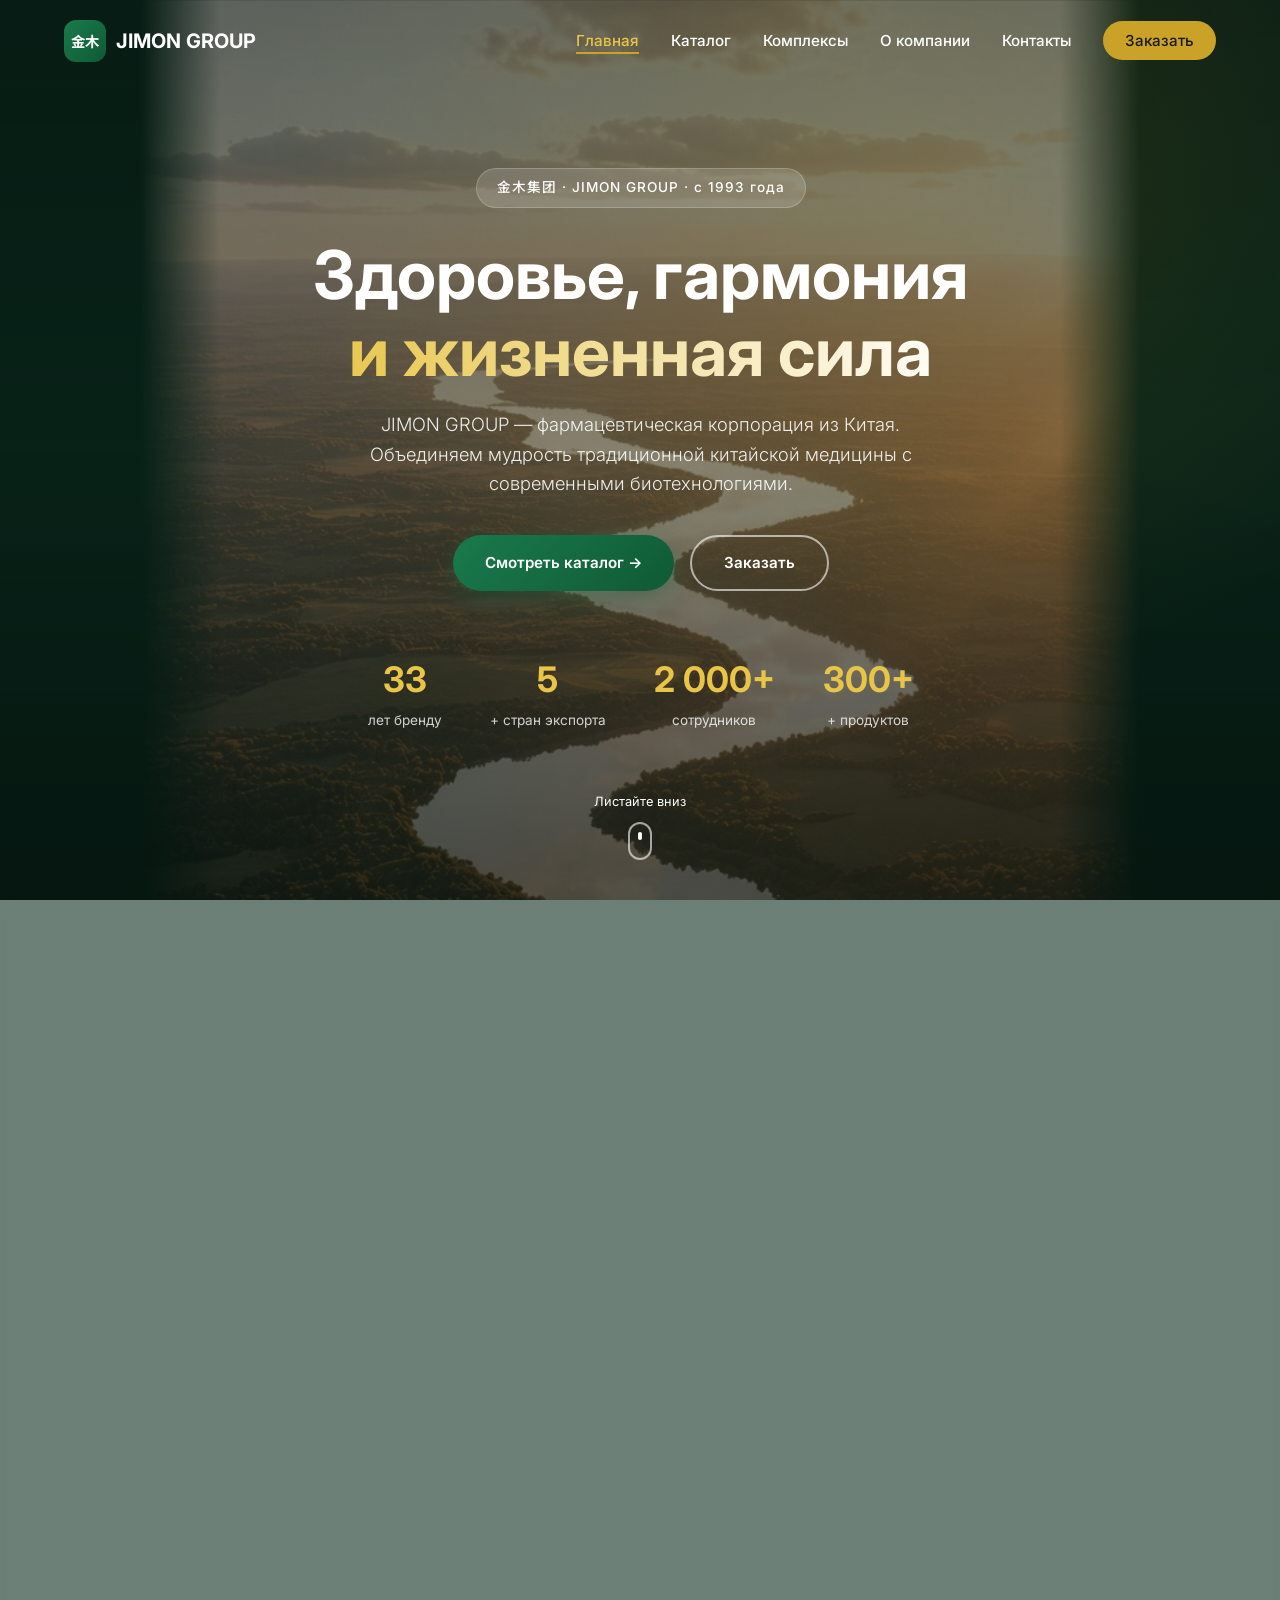
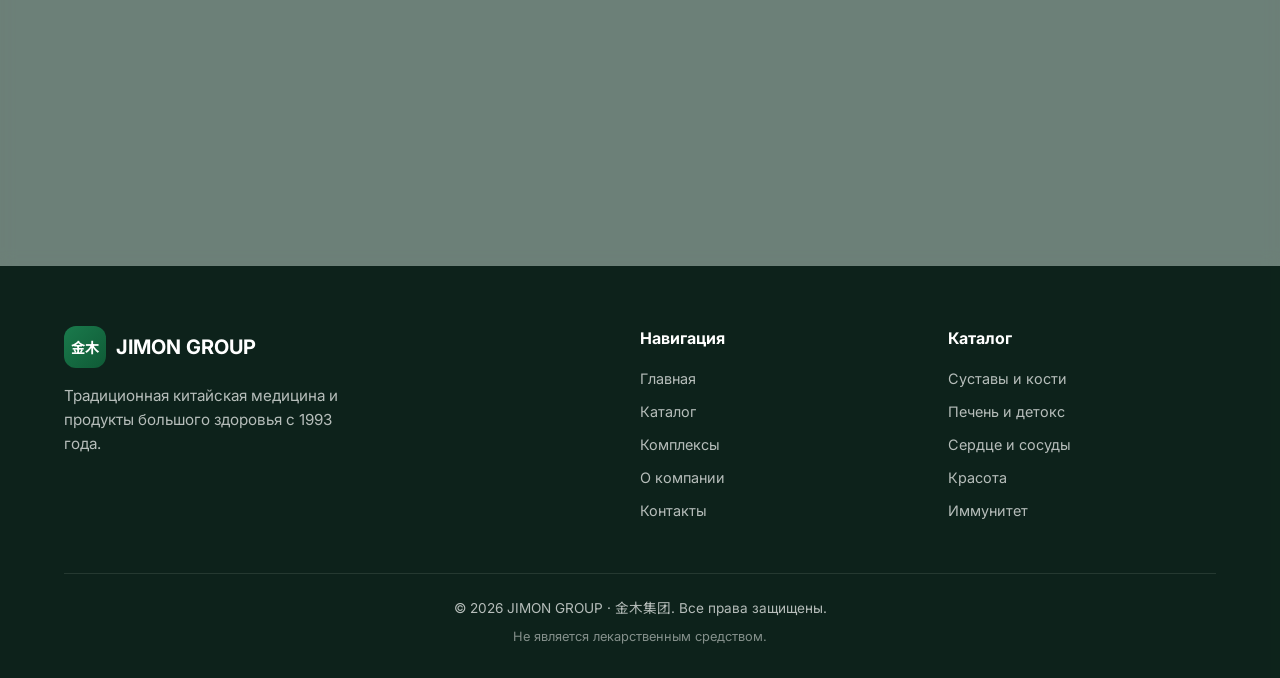
<file: index.html>
<!DOCTYPE html>
<html lang="ru">
<head>
  <meta charset="UTF-8">
  <meta name="viewport" content="width=device-width, initial-scale=1.0">
  <title>JIMON GROUP — Здоровье. Гармония. Жизненная сила</title>
  <meta name="description" content="JIMON GROUP">
  <link rel="preconnect" href="https://fonts.googleapis.com">
  <link rel="preconnect" href="https://fonts.gstatic.com" crossorigin>
  <link href="https://fonts.googleapis.com/css2?family=Inter:wght@300;400;500;600;700&family=Noto+Sans+SC:wght@400;500;700&display=swap" rel="stylesheet">
  <link rel="stylesheet" href="css/style.css">
</head>
<body>
  <div class="river-flow" aria-hidden="true"><div class="river-track"></div></div>
  <nav class="navbar" id="navbar">
    <div class="container nav-container">
      <a href="index.html" class="logo">
        <span class="logo-icon">金木</span>
        <span class="logo-text">JIMON GROUP</span>
      </a>
      <ul class="nav-links">
        <li><a href="index.html" class="active">Главная</a></li>
        <li><a href="catalog.html">Каталог</a></li>
        <li><a href="advantages.html">Комплексы</a></li>
        <li><a href="about.html">О компании</a></li>
        <li><a href="contact.html">Контакты</a></li>
        <li><a href="#" class="btn-nav" onclick="openOrderModal();return false;">Заказать</a></li>
      </ul>
      <button class="burger" id="burger" aria-label="Меню"><span></span><span></span><span></span></button>
    </div>
  </nav>

  <header class="hero" id="hero">
    <div class="hero-overlay"></div>
    <div class="hero-content">
      <div class="hero-badge">金木集团 · JIMON GROUP · с 1993 года</div>
      <h1 class="hero-title"><span class="line">Здоровье, гармония</span><span class="line accent">и жизненная сила</span></h1>
      <p class="hero-subtitle">JIMON GROUP — фармацевтическая корпорация из Китая. Объединяем мудрость традиционной китайской медицины с современными биотехнологиями.</p>
      <div class="hero-cta">
        <a href="catalog.html" class="btn btn-primary">Смотреть каталог →</a>
        <a href="#" class="btn btn-outline" onclick="openOrderModal();return false;">Заказать</a>
      </div>
      <div class="hero-stats">
        <div class="stat"><span class="stat-num" data-count="33">0</span><span class="stat-label">лет бренду</span></div>
        <div class="stat"><span class="stat-num" data-count="5">0</span><span class="stat-label">+ стран экспорта</span></div>
        <div class="stat"><span class="stat-num" data-count="2000">0</span><span class="stat-label">сотрудников</span></div>
        <div class="stat"><span class="stat-num" data-count="300">0</span><span class="stat-label">+ продуктов</span></div>
      </div>
    </div>
    <div class="scroll-indicator"><span>Листайте вниз</span><div class="mouse"></div></div>
  </header>
  <section class="about">
    <div class="container">
      <div class="section-header"><span class="section-tag">Каталог</span><h2 class="section-title">Направления заботы о здоровье</h2></div>
      <div class="about-grid">
        <a href="catalog.html" class="about-card" style="text-decoration:none;color:inherit"><div class="about-icon">🦴</div><h3>Суставы и кости</h3><p>Коллаген, хондропротекторы</p></a>
        <a href="catalog.html" class="about-card" style="text-decoration:none;color:inherit"><div class="about-icon">🌿</div><h3>Печень и детокс</h3><p>Пептиды, куркума, комплексы</p></a>
        <a href="catalog.html" class="about-card" style="text-decoration:none;color:inherit"><div class="about-icon">❤️</div><h3>Сердце и сосуды</h3><p>Натто, шелковица</p></a>
        <a href="catalog.html" class="about-card" style="text-decoration:none;color:inherit"><div class="about-icon">✨</div><h3>Красота</h3><p>Пептиды, спреи, уход</p></a>
        <a href="catalog.html" class="about-card" style="text-decoration:none;color:inherit"><div class="about-icon">🛡️</div><h3>Иммунитет</h3><p>Цикорий, пробиотики</p></a>
        <a href="catalog.html" class="about-card" style="text-decoration:none;color:inherit"><div class="about-icon">⚡</div><h3>Энергия и питание</h3><p>Женьшень, каши, тонус</p></a>
      </div>
      <div style="text-align:center;margin-top:40px"><a href="catalog.html" class="btn btn-primary">Весь каталог →</a></div>
    </div>
  </section>

  <footer class="footer">
    <div class="container">
      <div class="footer-top">
        <div class="footer-brand">
          <div class="logo"><span class="logo-icon">金木</span><span class="logo-text">JIMON GROUP</span></div>
          <p>Традиционная китайская медицина и продукты большого здоровья с 1993 года.</p>
        </div>
        <div class="footer-links">
          <h4>Навигация</h4>
          <a href="index.html">Главная</a>
          <a href="catalog.html">Каталог</a>
          <a href="advantages.html">Комплексы</a>
          <a href="about.html">О компании</a>
          <a href="contact.html">Контакты</a>
        </div>
        <div class="footer-links">
          <h4>Каталог</h4>
          <a href="catalog.html">Суставы и кости</a>
          <a href="catalog.html">Печень и детокс</a>
          <a href="catalog.html">Сердце и сосуды</a>
          <a href="catalog.html">Красота</a>
          <a href="catalog.html">Иммунитет</a>
        </div>
      </div>
      <div class="footer-bottom">
        <p>© 2026 JIMON GROUP · 金木集团. Все права защищены.</p>
        <p style="margin-top:8px;font-size:0.8rem;opacity:0.7">Не является лекарственным средством.</p>
      </div>
    </div>
  </footer>

  <div class="product-modal" id="productModal" aria-hidden="true">
    <div class="product-modal__backdrop" onclick="closeProductModal()"></div>
    <div class="product-modal__box">
      <button class="product-modal__close" onclick="closeProductModal()">✕</button>
      <div class="product-modal__grid">
        <div class="product-modal__img" id="pmImg"></div>
        <div class="product-modal__info">
          <span class="product-modal__cat" id="pmCat"></span>
          <h2 id="pmTitle"></h2>
          <p class="product-modal__desc" id="pmDesc"></p>
          <div class="product-modal__price" id="pmPrice"></div>
          <div class="product-modal__actions">
            <button type="button" class="btn btn-primary" id="pmOrderBtn">Заказать</button>
            <button type="button" class="btn btn-outline-green" onclick="closeProductModal()">Закрыть</button>
          </div>
        </div>
      </div>
    </div>
  </div>


  <div class="order-modal" id="orderModal" aria-hidden="true">
    <div class="order-modal__backdrop" onclick="closeOrderModal()"></div>
    <div class="order-modal__box">
      <button class="order-modal__close" onclick="closeOrderModal()" aria-label="Закрыть">✕</button>
      <div class="order-modal__icon">🌿</div>
      <h3>Оформить заказ</h3>
      <div class="order-modal__label" id="orderProductLabel"></div>
      <p class="order-modal__hint">Выберите удобный способ связи — менеджер ответит в течение 15 минут и поможет с оформлением.</p>
      <div class="order-modal__list">
        <a href="https://t.me/+lIERYWNvJ9JjNWFi" target="_blank" rel="noopener" class="order-opt">
          <span class="ic">✈️</span><span class="name">Telegram</span><span class="arrow">→</span>
        </a>
        <a href="https://wa.me/79513508528" target="_blank" rel="noopener" class="order-opt">
          <span class="ic">💬</span><span class="name">WhatsApp</span><span class="arrow">→</span>
        </a>
        <a href="https://vk.com/" target="_blank" rel="noopener" class="order-opt">
          <span class="ic">🔵</span><span class="name">ВКонтакте</span><span class="arrow">→</span>
        </a>
      </div>
      <p class="order-modal__footer">Работаем ежедневно с 10:00 до 22:00 (МСК)</p>
    </div>
  </div>

  <script src="js/main.js"></script>
</body>
</html>
</file>
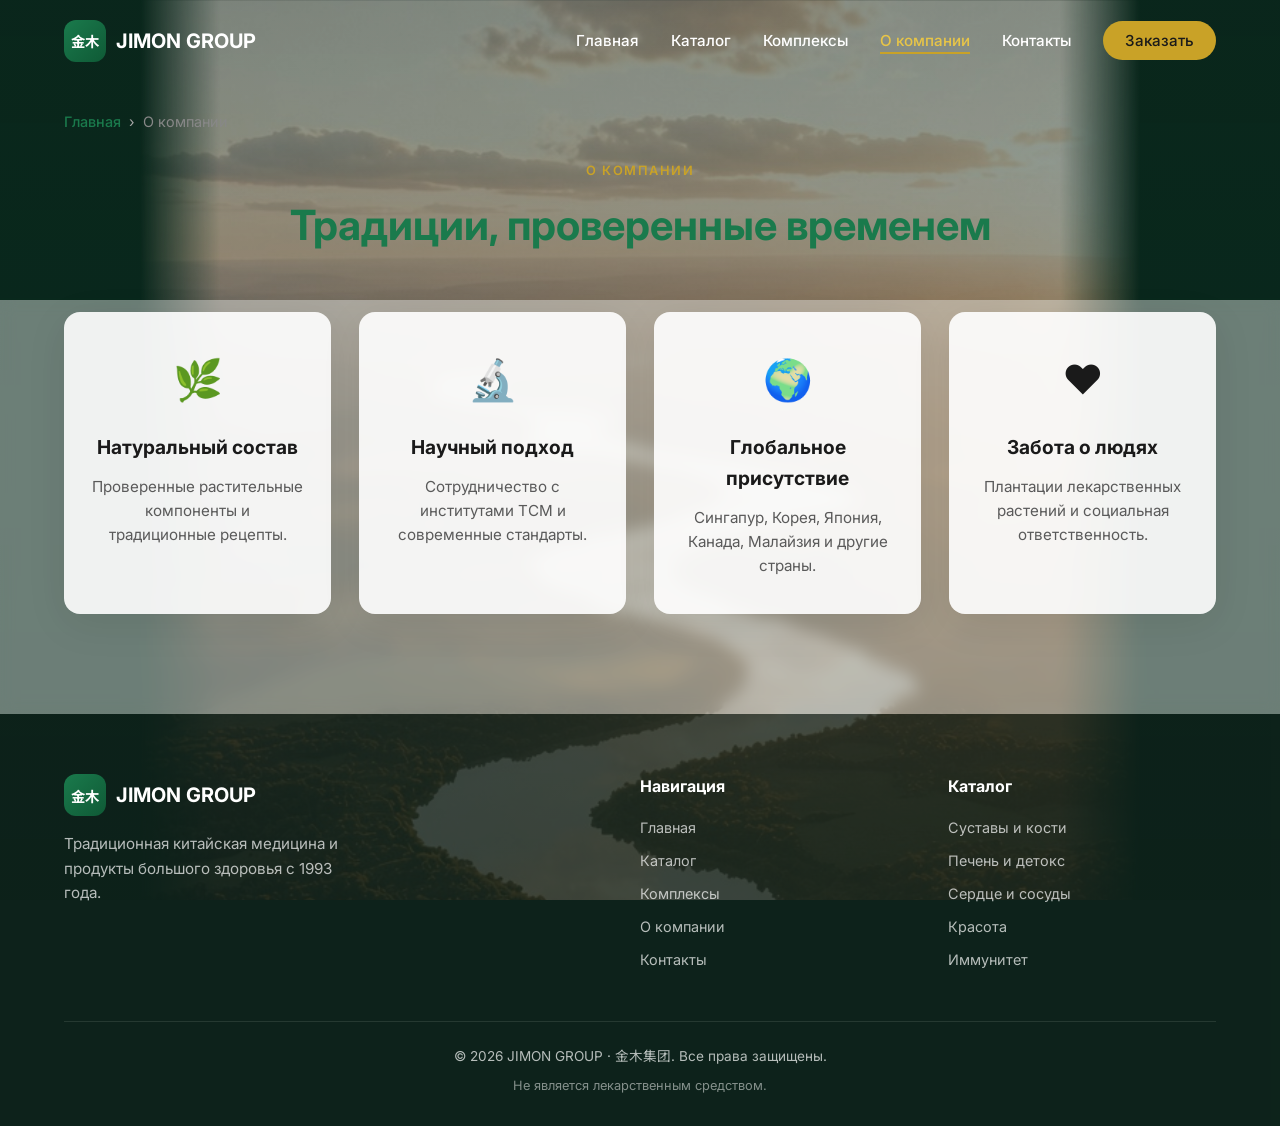
<file: about.html>
<!DOCTYPE html>
<html lang="ru">
<head>
  <meta charset="UTF-8">
  <meta name="viewport" content="width=device-width, initial-scale=1.0">
  <title>О компании — JIMON GROUP</title>
  <meta name="description" content="О компании">
  <link rel="preconnect" href="https://fonts.googleapis.com">
  <link rel="preconnect" href="https://fonts.gstatic.com" crossorigin>
  <link href="https://fonts.googleapis.com/css2?family=Inter:wght@300;400;500;600;700&family=Noto+Sans+SC:wght@400;500;700&display=swap" rel="stylesheet">
  <link rel="stylesheet" href="css/style.css">
</head>
<body>
  <div class="river-flow" aria-hidden="true"><div class="river-track"></div></div>
  <nav class="navbar" id="navbar">
    <div class="container nav-container">
      <a href="index.html" class="logo">
        <span class="logo-icon">金木</span>
        <span class="logo-text">JIMON GROUP</span>
      </a>
      <ul class="nav-links">
        <li><a href="index.html">Главная</a></li>
        <li><a href="catalog.html">Каталог</a></li>
        <li><a href="advantages.html">Комплексы</a></li>
        <li><a href="about.html" class="active">О компании</a></li>
        <li><a href="contact.html">Контакты</a></li>
        <li><a href="#" class="btn-nav" onclick="openOrderModal();return false;">Заказать</a></li>
      </ul>
      <button class="burger" id="burger" aria-label="Меню"><span></span><span></span><span></span></button>
    </div>
  </nav>

  <div class="page-top">
    <div class="container"><nav class="breadcrumbs"><a href="index.html">Главная</a><span class="crumb-sep">›</span><span class="crumb-current">О компании</span></nav></div>
    <div class="container"><div class="catalog-head"><span class="catalog-label">О КОМПАНИИ</span><h1 class="catalog-title">Традиции, проверенные временем</h1></div></div>
  </div>
  <section class="about" style="padding-top:12px">
    <div class="container">
      <div class="about-grid">
        <div class="about-card"><div class="about-icon">🌿</div><h3>Натуральный состав</h3><p>Проверенные растительные компоненты и традиционные рецепты.</p></div>
        <div class="about-card"><div class="about-icon">🔬</div><h3>Научный подход</h3><p>Сотрудничество с институтами TCM и современные стандарты.</p></div>
        <div class="about-card"><div class="about-icon">🌍</div><h3>Глобальное присутствие</h3><p>Сингапур, Корея, Япония, Канада, Малайзия и другие страны.</p></div>
        <div class="about-card"><div class="about-icon">❤️</div><h3>Забота о людях</h3><p>Плантации лекарственных растений и социальная ответственность.</p></div>
      </div>
    </div>
  </section>

  <footer class="footer">
    <div class="container">
      <div class="footer-top">
        <div class="footer-brand">
          <div class="logo"><span class="logo-icon">金木</span><span class="logo-text">JIMON GROUP</span></div>
          <p>Традиционная китайская медицина и продукты большого здоровья с 1993 года.</p>
        </div>
        <div class="footer-links">
          <h4>Навигация</h4>
          <a href="index.html">Главная</a>
          <a href="catalog.html">Каталог</a>
          <a href="advantages.html">Комплексы</a>
          <a href="about.html">О компании</a>
          <a href="contact.html">Контакты</a>
        </div>
        <div class="footer-links">
          <h4>Каталог</h4>
          <a href="catalog.html">Суставы и кости</a>
          <a href="catalog.html">Печень и детокс</a>
          <a href="catalog.html">Сердце и сосуды</a>
          <a href="catalog.html">Красота</a>
          <a href="catalog.html">Иммунитет</a>
        </div>
      </div>
      <div class="footer-bottom">
        <p>© 2026 JIMON GROUP · 金木集团. Все права защищены.</p>
        <p style="margin-top:8px;font-size:0.8rem;opacity:0.7">Не является лекарственным средством.</p>
      </div>
    </div>
  </footer>

  <div class="product-modal" id="productModal" aria-hidden="true">
    <div class="product-modal__backdrop" onclick="closeProductModal()"></div>
    <div class="product-modal__box">
      <button class="product-modal__close" onclick="closeProductModal()">✕</button>
      <div class="product-modal__grid">
        <div class="product-modal__img" id="pmImg"></div>
        <div class="product-modal__info">
          <span class="product-modal__cat" id="pmCat"></span>
          <h2 id="pmTitle"></h2>
          <p class="product-modal__desc" id="pmDesc"></p>
          <div class="product-modal__price" id="pmPrice"></div>
          <div class="product-modal__actions">
            <button type="button" class="btn btn-primary" id="pmOrderBtn">Заказать</button>
            <button type="button" class="btn btn-outline-green" onclick="closeProductModal()">Закрыть</button>
          </div>
        </div>
      </div>
    </div>
  </div>


  <div class="order-modal" id="orderModal" aria-hidden="true">
    <div class="order-modal__backdrop" onclick="closeOrderModal()"></div>
    <div class="order-modal__box">
      <button class="order-modal__close" onclick="closeOrderModal()" aria-label="Закрыть">✕</button>
      <div class="order-modal__icon">🌿</div>
      <h3>Оформить заказ</h3>
      <div class="order-modal__label" id="orderProductLabel"></div>
      <p class="order-modal__hint">Выберите удобный способ связи — менеджер ответит в течение 15 минут и поможет с оформлением.</p>
      <div class="order-modal__list">
        <a href="https://t.me/+lIERYWNvJ9JjNWFi" target="_blank" rel="noopener" class="order-opt">
          <span class="ic">✈️</span><span class="name">Telegram</span><span class="arrow">→</span>
        </a>
        <a href="https://wa.me/79513508528" target="_blank" rel="noopener" class="order-opt">
          <span class="ic">💬</span><span class="name">WhatsApp</span><span class="arrow">→</span>
        </a>
        <a href="https://vk.com/" target="_blank" rel="noopener" class="order-opt">
          <span class="ic">🔵</span><span class="name">ВКонтакте</span><span class="arrow">→</span>
        </a>
      </div>
      <p class="order-modal__footer">Работаем ежедневно с 10:00 до 22:00 (МСК)</p>
    </div>
  </div>

  <script src="js/main.js"></script>
</body>
</html>
</file>
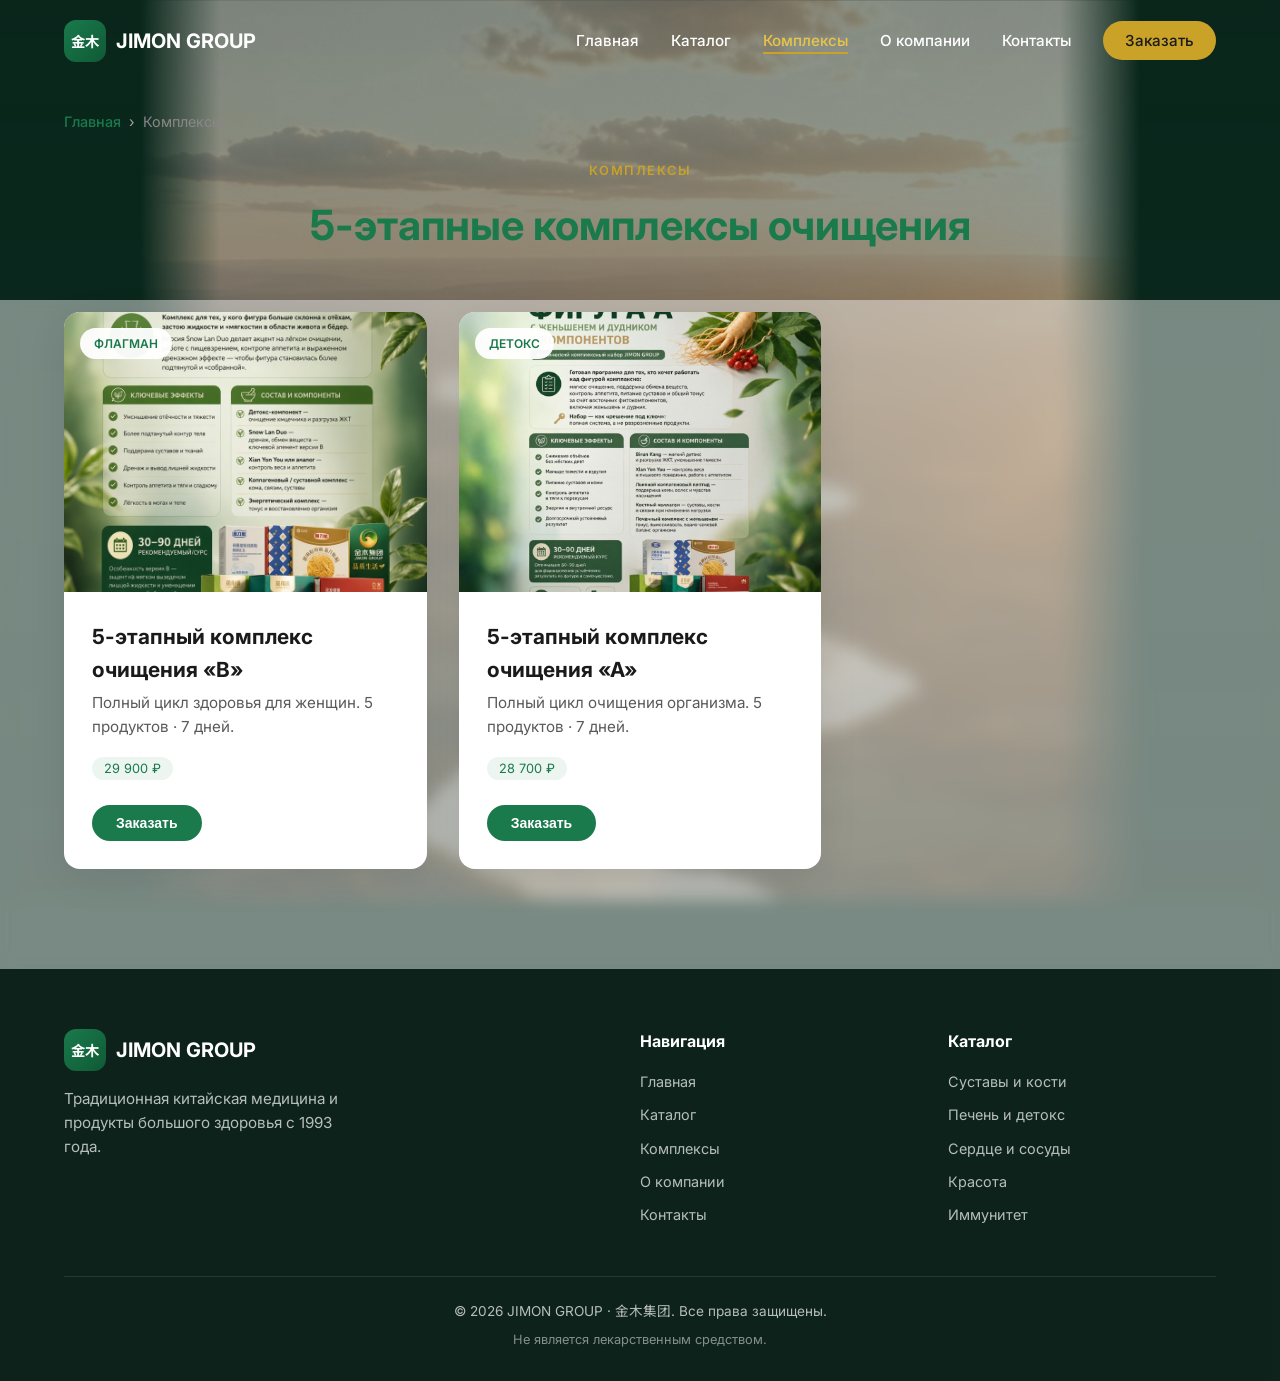
<file: advantages.html>
<!DOCTYPE html>
<html lang="ru">
<head>
  <meta charset="UTF-8">
  <meta name="viewport" content="width=device-width, initial-scale=1.0">
  <title>Комплексы — JIMON GROUP</title>
  <meta name="description" content="Комплексы">
  <link rel="preconnect" href="https://fonts.googleapis.com">
  <link rel="preconnect" href="https://fonts.gstatic.com" crossorigin>
  <link href="https://fonts.googleapis.com/css2?family=Inter:wght@300;400;500;600;700&family=Noto+Sans+SC:wght@400;500;700&display=swap" rel="stylesheet">
  <link rel="stylesheet" href="css/style.css">
</head>
<body>
  <div class="river-flow" aria-hidden="true"><div class="river-track"></div></div>
  <nav class="navbar" id="navbar">
    <div class="container nav-container">
      <a href="index.html" class="logo">
        <span class="logo-icon">金木</span>
        <span class="logo-text">JIMON GROUP</span>
      </a>
      <ul class="nav-links">
        <li><a href="index.html">Главная</a></li>
        <li><a href="catalog.html">Каталог</a></li>
        <li><a href="advantages.html" class="active">Комплексы</a></li>
        <li><a href="about.html">О компании</a></li>
        <li><a href="contact.html">Контакты</a></li>
        <li><a href="#" class="btn-nav" onclick="openOrderModal();return false;">Заказать</a></li>
      </ul>
      <button class="burger" id="burger" aria-label="Меню"><span></span><span></span><span></span></button>
    </div>
  </nav>

  <div class="page-top">
    <div class="container"><nav class="breadcrumbs"><a href="index.html">Главная</a><span class="crumb-sep">›</span><span class="crumb-current">Комплексы</span></nav></div>
    <div class="container"><div class="catalog-head"><span class="catalog-label">КОМПЛЕКСЫ</span><h1 class="catalog-title">5-этапные комплексы очищения</h1></div></div>
  </div>
  <section class="catalog" style="padding-top:12px">
    <div class="container">
      <div class="products-grid" style="grid-template-columns:repeat(auto-fill,minmax(340px,1fr))">
        <article class="product-card">
          <div class="product-image" style="height:280px"><img src="images/products/complex-v.jpg" alt="Комплекс В" loading="lazy"><div class="product-badge">ФЛАГМАН</div></div>
          <div class="product-info">
            <h3 class="product-title">5-этапный комплекс очищения «В»</h3>
            <p class="product-desc">Полный цикл здоровья для женщин. 5 продуктов · 7 дней.</p>
            <div class="product-meta"><span class="product-series">29 900 ₽</span></div>
            <div class="product-actions"><button type="button" class="btn btn-sm" onclick="openOrderModal('Комплекс очищения «В»')">Заказать</button></div>
          </div>
        </article>
        <article class="product-card">
          <div class="product-image" style="height:280px"><img src="images/products/complex-a.jpg" alt="Комплекс А" loading="lazy"><div class="product-badge">ДЕТОКС</div></div>
          <div class="product-info">
            <h3 class="product-title">5-этапный комплекс очищения «А»</h3>
            <p class="product-desc">Полный цикл очищения организма. 5 продуктов · 7 дней.</p>
            <div class="product-meta"><span class="product-series">28 700 ₽</span></div>
            <div class="product-actions"><button type="button" class="btn btn-sm" onclick="openOrderModal('Комплекс очищения «А»')">Заказать</button></div>
          </div>
        </article>
      </div>
    </div>
  </section>

  <footer class="footer">
    <div class="container">
      <div class="footer-top">
        <div class="footer-brand">
          <div class="logo"><span class="logo-icon">金木</span><span class="logo-text">JIMON GROUP</span></div>
          <p>Традиционная китайская медицина и продукты большого здоровья с 1993 года.</p>
        </div>
        <div class="footer-links">
          <h4>Навигация</h4>
          <a href="index.html">Главная</a>
          <a href="catalog.html">Каталог</a>
          <a href="advantages.html">Комплексы</a>
          <a href="about.html">О компании</a>
          <a href="contact.html">Контакты</a>
        </div>
        <div class="footer-links">
          <h4>Каталог</h4>
          <a href="catalog.html">Суставы и кости</a>
          <a href="catalog.html">Печень и детокс</a>
          <a href="catalog.html">Сердце и сосуды</a>
          <a href="catalog.html">Красота</a>
          <a href="catalog.html">Иммунитет</a>
        </div>
      </div>
      <div class="footer-bottom">
        <p>© 2026 JIMON GROUP · 金木集团. Все права защищены.</p>
        <p style="margin-top:8px;font-size:0.8rem;opacity:0.7">Не является лекарственным средством.</p>
      </div>
    </div>
  </footer>

  <div class="product-modal" id="productModal" aria-hidden="true">
    <div class="product-modal__backdrop" onclick="closeProductModal()"></div>
    <div class="product-modal__box">
      <button class="product-modal__close" onclick="closeProductModal()">✕</button>
      <div class="product-modal__grid">
        <div class="product-modal__img" id="pmImg"></div>
        <div class="product-modal__info">
          <span class="product-modal__cat" id="pmCat"></span>
          <h2 id="pmTitle"></h2>
          <p class="product-modal__desc" id="pmDesc"></p>
          <div class="product-modal__price" id="pmPrice"></div>
          <div class="product-modal__actions">
            <button type="button" class="btn btn-primary" id="pmOrderBtn">Заказать</button>
            <button type="button" class="btn btn-outline-green" onclick="closeProductModal()">Закрыть</button>
          </div>
        </div>
      </div>
    </div>
  </div>


  <div class="order-modal" id="orderModal" aria-hidden="true">
    <div class="order-modal__backdrop" onclick="closeOrderModal()"></div>
    <div class="order-modal__box">
      <button class="order-modal__close" onclick="closeOrderModal()" aria-label="Закрыть">✕</button>
      <div class="order-modal__icon">🌿</div>
      <h3>Оформить заказ</h3>
      <div class="order-modal__label" id="orderProductLabel"></div>
      <p class="order-modal__hint">Выберите удобный способ связи — менеджер ответит в течение 15 минут и поможет с оформлением.</p>
      <div class="order-modal__list">
        <a href="https://t.me/+lIERYWNvJ9JjNWFi" target="_blank" rel="noopener" class="order-opt">
          <span class="ic">✈️</span><span class="name">Telegram</span><span class="arrow">→</span>
        </a>
        <a href="https://wa.me/79513508528" target="_blank" rel="noopener" class="order-opt">
          <span class="ic">💬</span><span class="name">WhatsApp</span><span class="arrow">→</span>
        </a>
        <a href="https://vk.com/" target="_blank" rel="noopener" class="order-opt">
          <span class="ic">🔵</span><span class="name">ВКонтакте</span><span class="arrow">→</span>
        </a>
      </div>
      <p class="order-modal__footer">Работаем ежедневно с 10:00 до 22:00 (МСК)</p>
    </div>
  </div>

  <script src="js/main.js"></script>
</body>
</html>
</file>
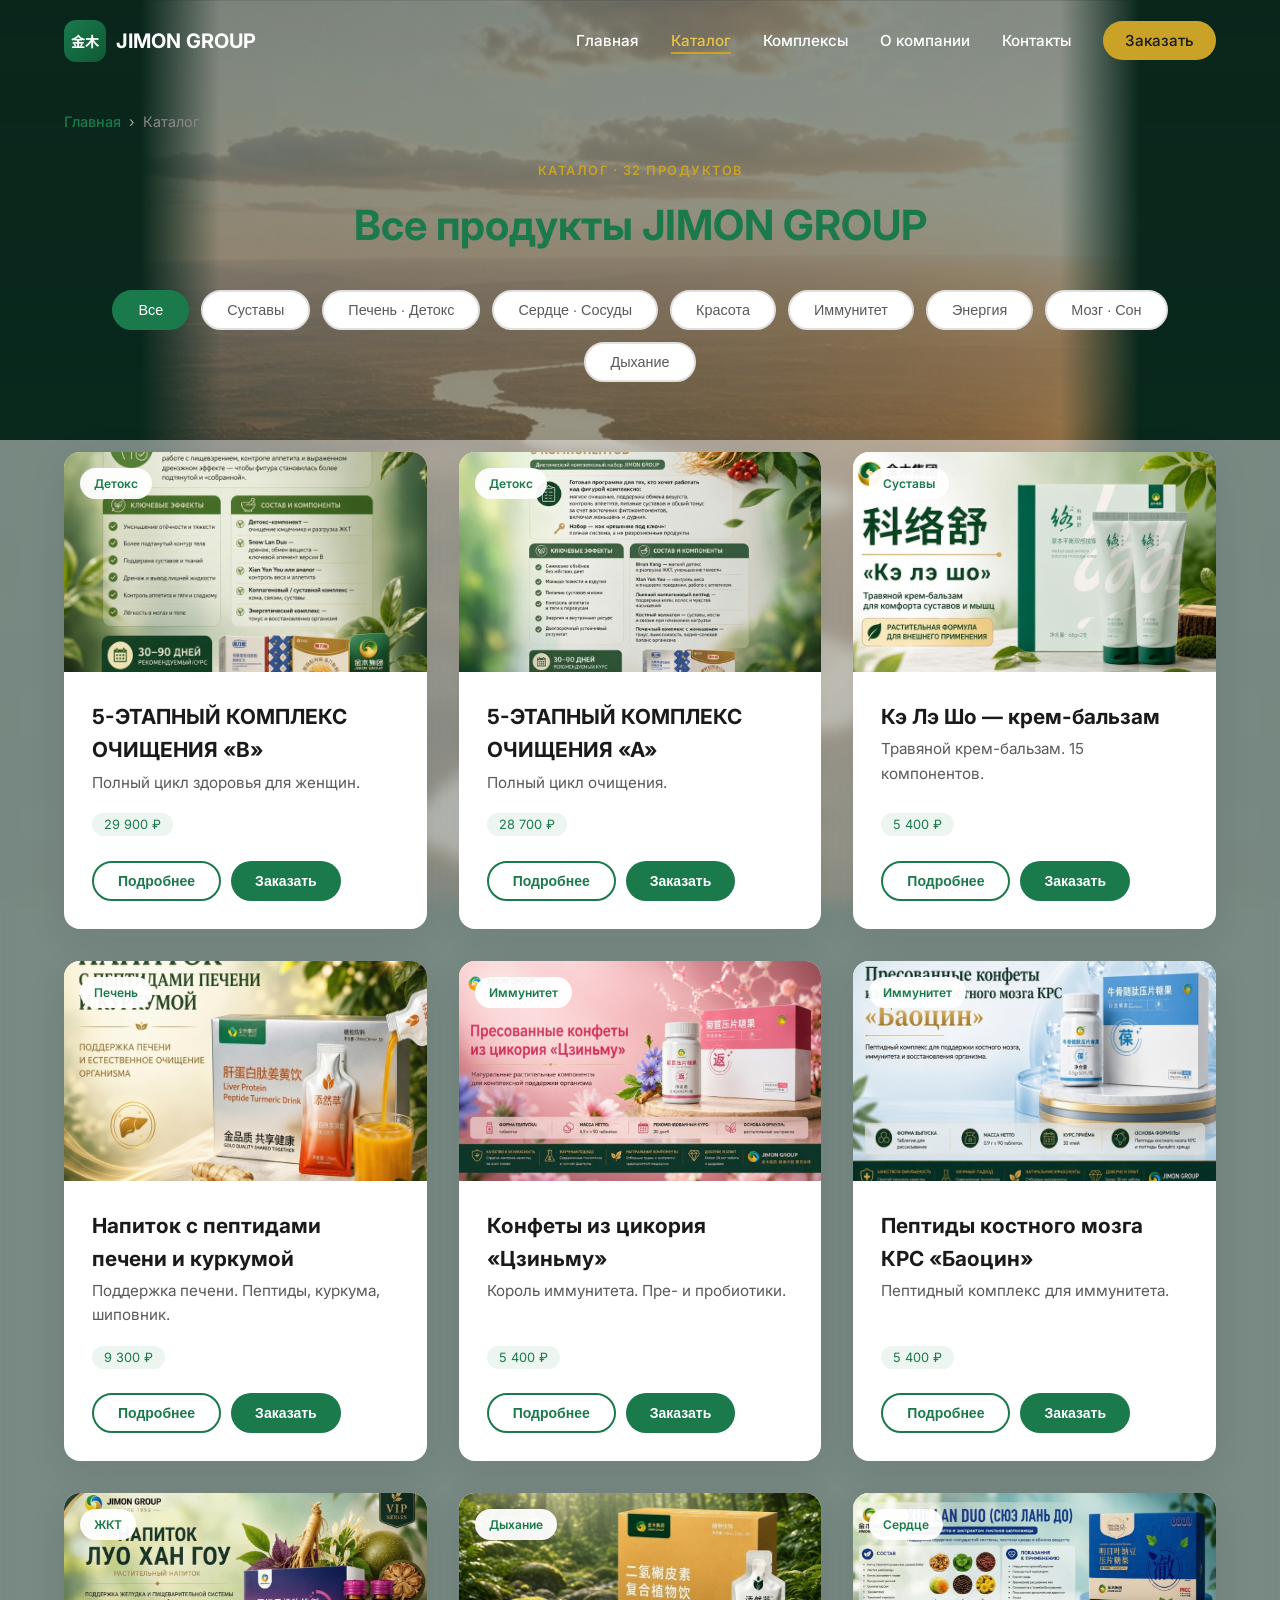
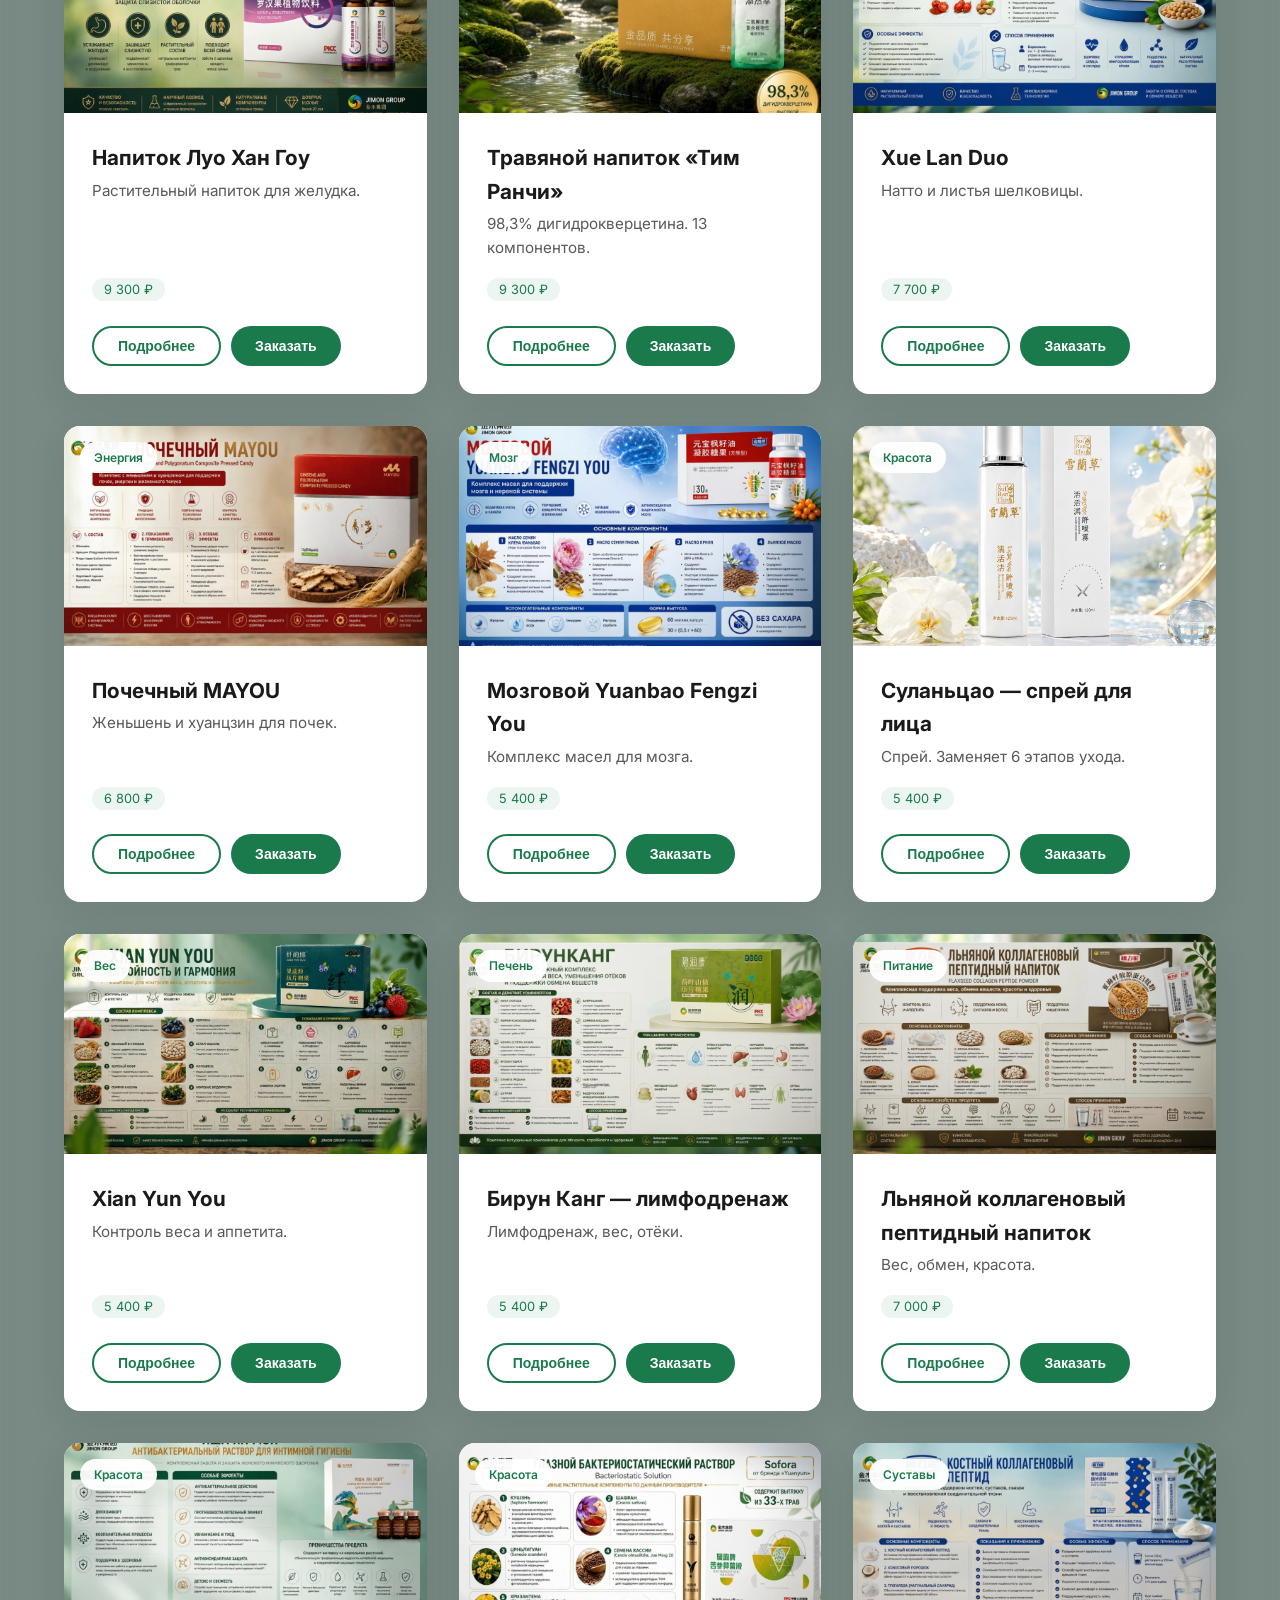
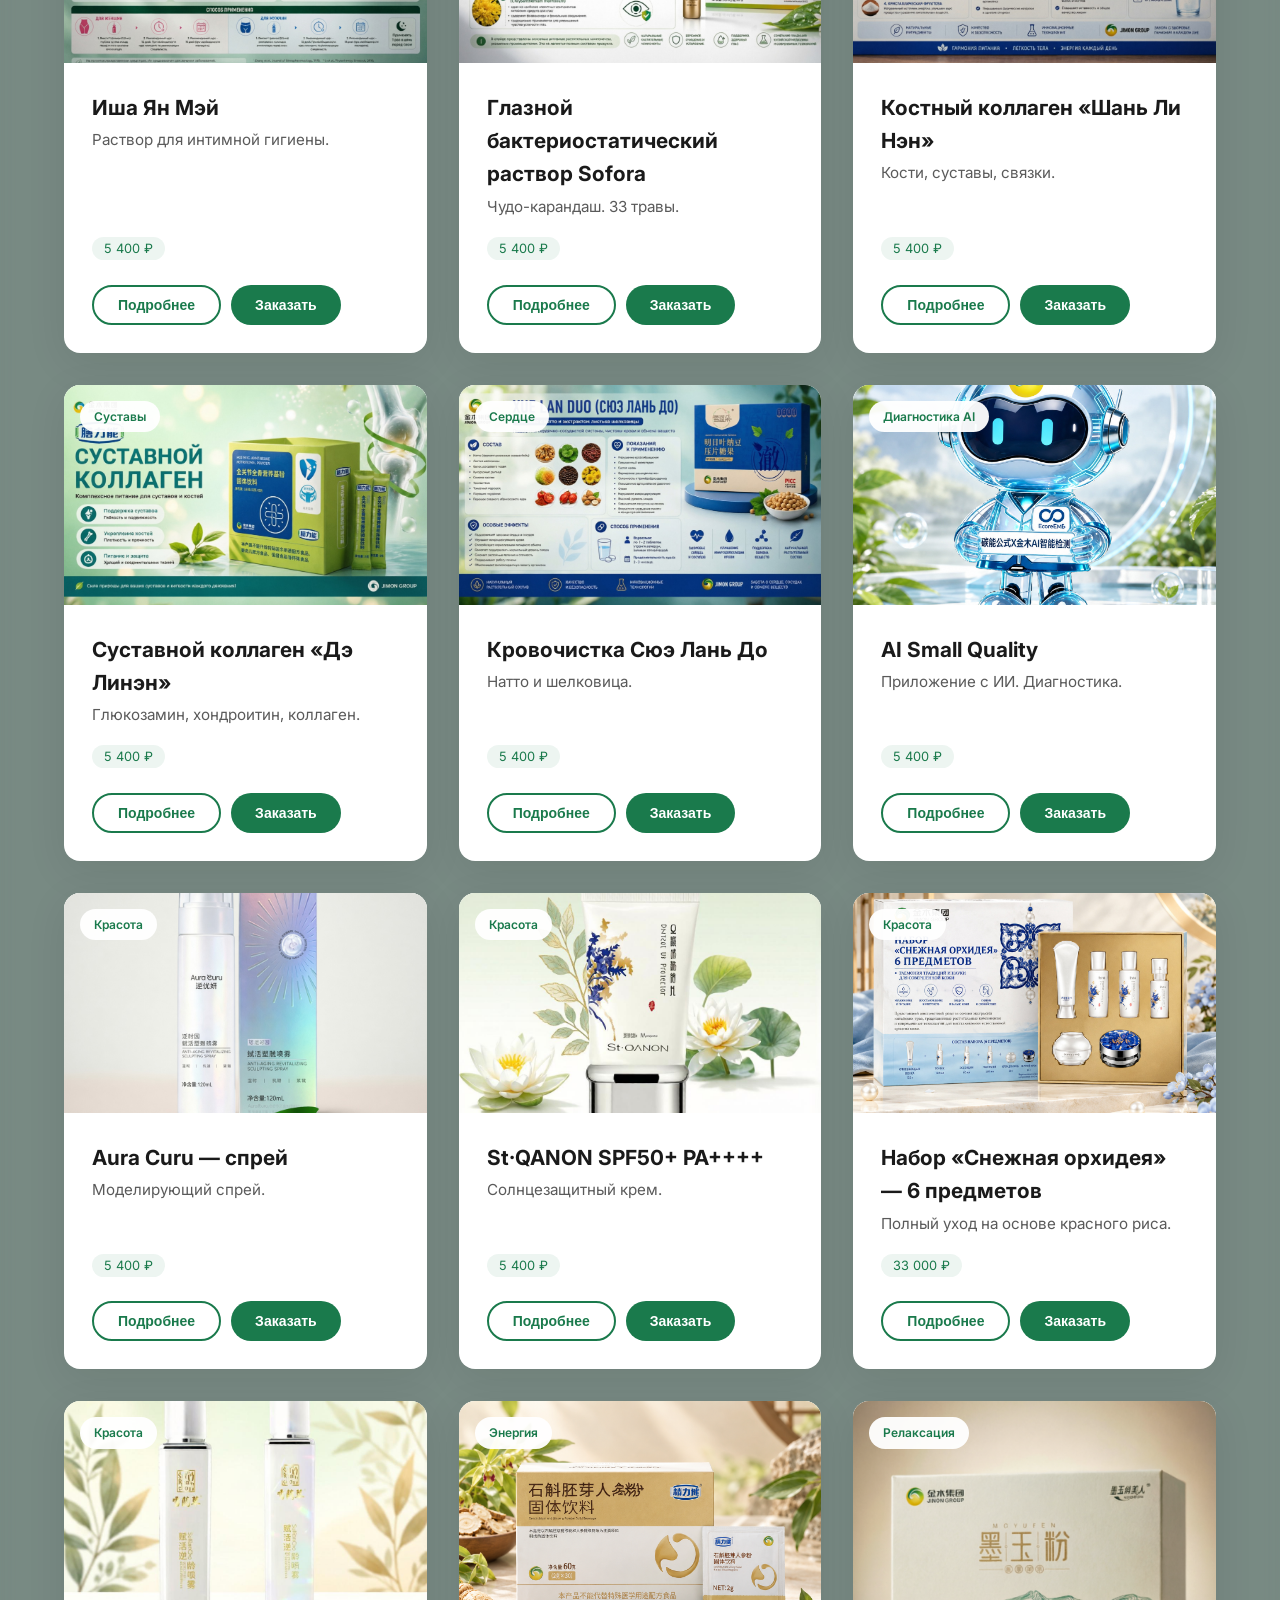
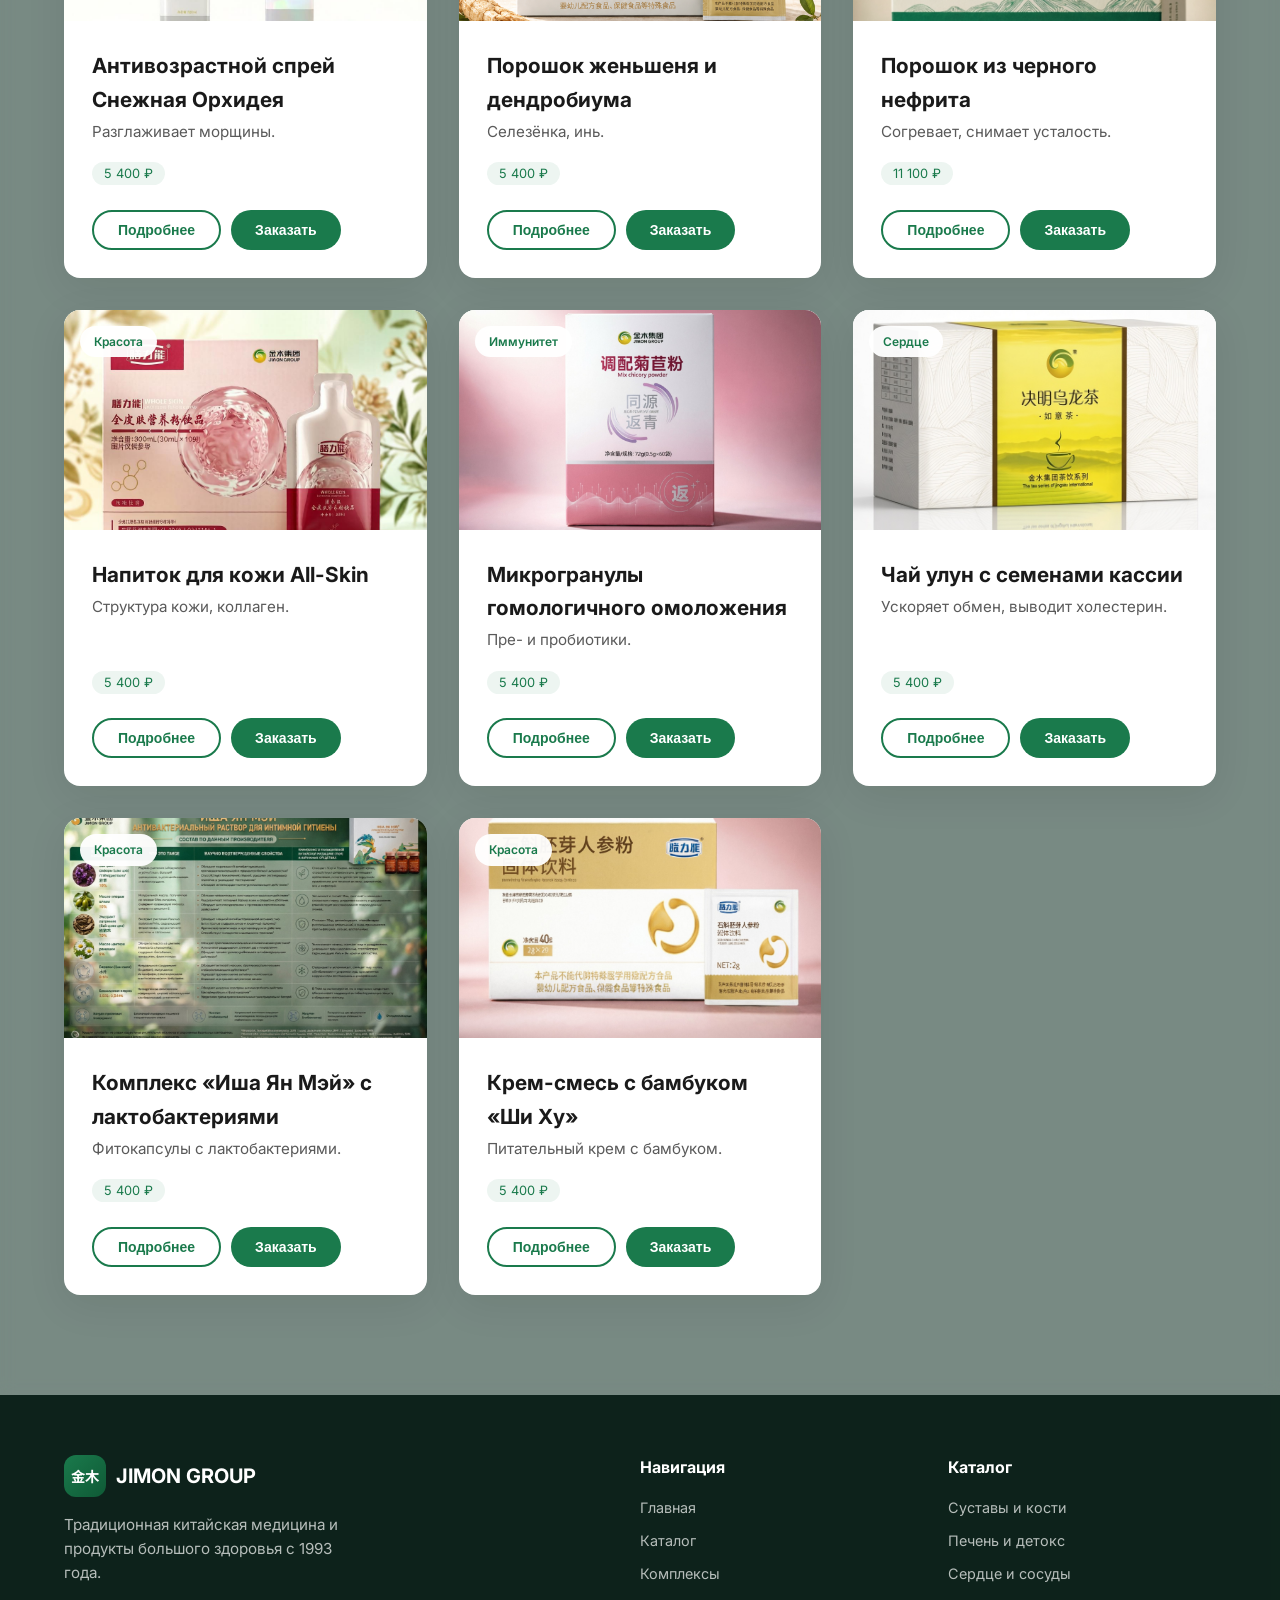
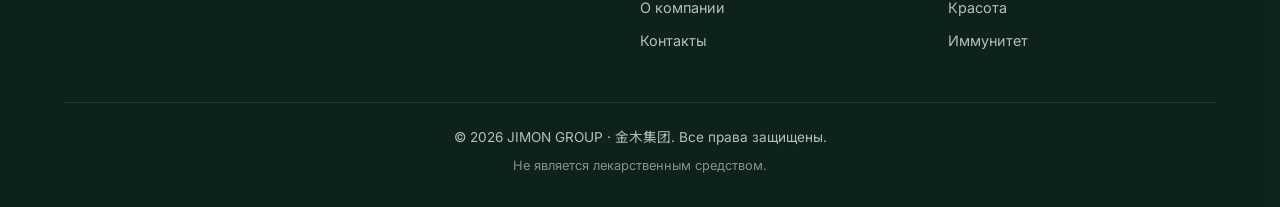
<file: catalog.html>
<!DOCTYPE html>
<html lang="ru">
<head>
  <meta charset="UTF-8">
  <meta name="viewport" content="width=device-width, initial-scale=1.0">
  <title>Каталог — JIMON GROUP</title>
  <meta name="description" content="Каталог">
  <link rel="preconnect" href="https://fonts.googleapis.com">
  <link rel="preconnect" href="https://fonts.gstatic.com" crossorigin>
  <link href="https://fonts.googleapis.com/css2?family=Inter:wght@300;400;500;600;700&family=Noto+Sans+SC:wght@400;500;700&display=swap" rel="stylesheet">
  <link rel="stylesheet" href="css/style.css">
</head>
<body>
  <div class="river-flow" aria-hidden="true"><div class="river-track"></div></div>
  <nav class="navbar" id="navbar">
    <div class="container nav-container">
      <a href="index.html" class="logo">
        <span class="logo-icon">金木</span>
        <span class="logo-text">JIMON GROUP</span>
      </a>
      <ul class="nav-links">
        <li><a href="index.html">Главная</a></li>
        <li><a href="catalog.html" class="active">Каталог</a></li>
        <li><a href="advantages.html">Комплексы</a></li>
        <li><a href="about.html">О компании</a></li>
        <li><a href="contact.html">Контакты</a></li>
        <li><a href="#" class="btn-nav" onclick="openOrderModal();return false;">Заказать</a></li>
      </ul>
      <button class="burger" id="burger" aria-label="Меню"><span></span><span></span><span></span></button>
    </div>
  </nav>

  <div class="page-top">
    <div class="container"><nav class="breadcrumbs"><a href="index.html">Главная</a><span class="crumb-sep">›</span><span class="crumb-current">Каталог</span></nav></div>
    <div class="container">
      <div class="catalog-head">
        <span class="catalog-label">КАТАЛОГ · 32 ПРОДУКТОВ</span>
        <h1 class="catalog-title">Все продукты JIMON GROUP</h1>
      </div>
      <div class="filters"><button class="filter-btn active" data-filter="all">Все</button>
<button class="filter-btn" data-filter="joints">Суставы</button>
<button class="filter-btn" data-filter="liver">Печень · Детокс</button>
<button class="filter-btn" data-filter="heart">Сердце · Сосуды</button>
<button class="filter-btn" data-filter="beauty">Красота</button>
<button class="filter-btn" data-filter="immunity">Иммунитет</button>
<button class="filter-btn" data-filter="energy">Энергия</button>
<button class="filter-btn" data-filter="brain">Мозг · Сон</button>
<button class="filter-btn" data-filter="breath">Дыхание</button></div>
    </div>
  </div>
  <section class="catalog" style="padding-top:12px">
    <div class="container"><div class="products-grid" id="products-grid">
        <article class="product-card" data-category="liver">
          <div class="product-image"><img src="images/products/complex-v.jpg" alt="5-ЭТАПНЫЙ КОМПЛЕКС ОЧИЩЕНИЯ «В»" loading="lazy"><div class="product-badge">Детокс</div></div>
          <div class="product-info">
            <h3 class="product-title">5-ЭТАПНЫЙ КОМПЛЕКС ОЧИЩЕНИЯ «В»</h3>
            <p class="product-desc">Полный цикл здоровья для женщин.</p>
            <div class="product-meta"><span class="product-series">29 900 ₽</span></div>
            <div class="product-actions">
              <button type="button" class="btn btn-sm btn-outline-green" onclick="openProductModal('complex-v')">Подробнее</button>
              <button type="button" class="btn btn-sm" onclick="openOrderModal('5-ЭТАПНЫЙ КОМПЛЕКС ОЧИЩЕНИЯ «В»')">Заказать</button>
            </div>
          </div>
        </article>
        <article class="product-card" data-category="liver">
          <div class="product-image"><img src="images/products/complex-a.jpg" alt="5-ЭТАПНЫЙ КОМПЛЕКС ОЧИЩЕНИЯ «А»" loading="lazy"><div class="product-badge">Детокс</div></div>
          <div class="product-info">
            <h3 class="product-title">5-ЭТАПНЫЙ КОМПЛЕКС ОЧИЩЕНИЯ «А»</h3>
            <p class="product-desc">Полный цикл очищения.</p>
            <div class="product-meta"><span class="product-series">28 700 ₽</span></div>
            <div class="product-actions">
              <button type="button" class="btn btn-sm btn-outline-green" onclick="openProductModal('complex-a')">Подробнее</button>
              <button type="button" class="btn btn-sm" onclick="openOrderModal('5-ЭТАПНЫЙ КОМПЛЕКС ОЧИЩЕНИЯ «А»')">Заказать</button>
            </div>
          </div>
        </article>
        <article class="product-card" data-category="joints">
          <div class="product-image"><img src="images/products/ke-le-sho.jpg" alt="Кэ Лэ Шо — крем-бальзам" loading="lazy"><div class="product-badge">Суставы</div></div>
          <div class="product-info">
            <h3 class="product-title">Кэ Лэ Шо — крем-бальзам</h3>
            <p class="product-desc">Травяной крем-бальзам. 15 компонентов.</p>
            <div class="product-meta"><span class="product-series">5 400 ₽</span></div>
            <div class="product-actions">
              <button type="button" class="btn btn-sm btn-outline-green" onclick="openProductModal('ke-le-sho')">Подробнее</button>
              <button type="button" class="btn btn-sm" onclick="openOrderModal('Кэ Лэ Шо — крем-бальзам')">Заказать</button>
            </div>
          </div>
        </article>
        <article class="product-card" data-category="liver">
          <div class="product-image"><img src="images/products/liver-peptide.jpg" alt="Напиток с пептидами печени и куркумой" loading="lazy"><div class="product-badge">Печень</div></div>
          <div class="product-info">
            <h3 class="product-title">Напиток с пептидами печени и куркумой</h3>
            <p class="product-desc">Поддержка печени. Пептиды, куркума, шиповник.</p>
            <div class="product-meta"><span class="product-series">9 300 ₽</span></div>
            <div class="product-actions">
              <button type="button" class="btn btn-sm btn-outline-green" onclick="openProductModal('liver-peptide')">Подробнее</button>
              <button type="button" class="btn btn-sm" onclick="openOrderModal('Напиток с пептидами печени и куркумой')">Заказать</button>
            </div>
          </div>
        </article>
        <article class="product-card" data-category="immunity">
          <div class="product-image"><img src="images/products/cicory.jpg" alt="Конфеты из цикория «Цзиньму»" loading="lazy"><div class="product-badge">Иммунитет</div></div>
          <div class="product-info">
            <h3 class="product-title">Конфеты из цикория «Цзиньму»</h3>
            <p class="product-desc">Король иммунитета. Пре- и пробиотики.</p>
            <div class="product-meta"><span class="product-series">5 400 ₽</span></div>
            <div class="product-actions">
              <button type="button" class="btn btn-sm btn-outline-green" onclick="openProductModal('cicory')">Подробнее</button>
              <button type="button" class="btn btn-sm" onclick="openOrderModal('Конфеты из цикория «Цзиньму»')">Заказать</button>
            </div>
          </div>
        </article>
        <article class="product-card" data-category="immunity">
          <div class="product-image"><img src="images/products/baocin.jpg" alt="Пептиды костного мозга КРС «Баоцин»" loading="lazy"><div class="product-badge">Иммунитет</div></div>
          <div class="product-info">
            <h3 class="product-title">Пептиды костного мозга КРС «Баоцин»</h3>
            <p class="product-desc">Пептидный комплекс для иммунитета.</p>
            <div class="product-meta"><span class="product-series">5 400 ₽</span></div>
            <div class="product-actions">
              <button type="button" class="btn btn-sm btn-outline-green" onclick="openProductModal('baocin')">Подробнее</button>
              <button type="button" class="btn btn-sm" onclick="openOrderModal('Пептиды костного мозга КРС «Баоцин»')">Заказать</button>
            </div>
          </div>
        </article>
        <article class="product-card" data-category="immunity">
          <div class="product-image"><img src="images/products/luo-han-guo.jpg" alt="Напиток Луо Хан Гоу" loading="lazy"><div class="product-badge">ЖКТ</div></div>
          <div class="product-info">
            <h3 class="product-title">Напиток Луо Хан Гоу</h3>
            <p class="product-desc">Растительный напиток для желудка.</p>
            <div class="product-meta"><span class="product-series">9 300 ₽</span></div>
            <div class="product-actions">
              <button type="button" class="btn btn-sm btn-outline-green" onclick="openProductModal('luo-han-guo')">Подробнее</button>
              <button type="button" class="btn btn-sm" onclick="openOrderModal('Напиток Луо Хан Гоу')">Заказать</button>
            </div>
          </div>
        </article>
        <article class="product-card" data-category="breath">
          <div class="product-image"><img src="images/products/tim-ranchi.jpg" alt="Травяной напиток «Тим Ранчи»" loading="lazy"><div class="product-badge">Дыхание</div></div>
          <div class="product-info">
            <h3 class="product-title">Травяной напиток «Тим Ранчи»</h3>
            <p class="product-desc">98,3% дигидрокверцетина. 13 компонентов.</p>
            <div class="product-meta"><span class="product-series">9 300 ₽</span></div>
            <div class="product-actions">
              <button type="button" class="btn btn-sm btn-outline-green" onclick="openProductModal('tim-ranchi')">Подробнее</button>
              <button type="button" class="btn btn-sm" onclick="openOrderModal('Травяной напиток «Тим Ранчи»')">Заказать</button>
            </div>
          </div>
        </article>
        <article class="product-card" data-category="heart">
          <div class="product-image"><img src="images/products/xue-lan-duo.jpg" alt="Xue Lan Duo" loading="lazy"><div class="product-badge">Сердце</div></div>
          <div class="product-info">
            <h3 class="product-title">Xue Lan Duo</h3>
            <p class="product-desc">Натто и листья шелковицы.</p>
            <div class="product-meta"><span class="product-series">7 700 ₽</span></div>
            <div class="product-actions">
              <button type="button" class="btn btn-sm btn-outline-green" onclick="openProductModal('xue-lan-duo')">Подробнее</button>
              <button type="button" class="btn btn-sm" onclick="openOrderModal('Xue Lan Duo')">Заказать</button>
            </div>
          </div>
        </article>
        <article class="product-card" data-category="energy">
          <div class="product-image"><img src="images/products/mayou.jpg" alt="Почечный MAYOU" loading="lazy"><div class="product-badge">Энергия</div></div>
          <div class="product-info">
            <h3 class="product-title">Почечный MAYOU</h3>
            <p class="product-desc">Женьшень и хуанцзин для почек.</p>
            <div class="product-meta"><span class="product-series">6 800 ₽</span></div>
            <div class="product-actions">
              <button type="button" class="btn btn-sm btn-outline-green" onclick="openProductModal('mayou')">Подробнее</button>
              <button type="button" class="btn btn-sm" onclick="openOrderModal('Почечный MAYOU')">Заказать</button>
            </div>
          </div>
        </article>
        <article class="product-card" data-category="brain">
          <div class="product-image"><img src="images/products/yuanbao.jpg" alt="Мозговой Yuanbao Fengzi You" loading="lazy"><div class="product-badge">Мозг</div></div>
          <div class="product-info">
            <h3 class="product-title">Мозговой Yuanbao Fengzi You</h3>
            <p class="product-desc">Комплекс масел для мозга.</p>
            <div class="product-meta"><span class="product-series">5 400 ₽</span></div>
            <div class="product-actions">
              <button type="button" class="btn btn-sm btn-outline-green" onclick="openProductModal('yuanbao')">Подробнее</button>
              <button type="button" class="btn btn-sm" onclick="openOrderModal('Мозговой Yuanbao Fengzi You')">Заказать</button>
            </div>
          </div>
        </article>
        <article class="product-card" data-category="beauty">
          <div class="product-image"><img src="images/products/sulancho.jpg" alt="Суланьцао — спрей для лица" loading="lazy"><div class="product-badge">Красота</div></div>
          <div class="product-info">
            <h3 class="product-title">Суланьцао — спрей для лица</h3>
            <p class="product-desc">Спрей. Заменяет 6 этапов ухода.</p>
            <div class="product-meta"><span class="product-series">5 400 ₽</span></div>
            <div class="product-actions">
              <button type="button" class="btn btn-sm btn-outline-green" onclick="openProductModal('sulancho')">Подробнее</button>
              <button type="button" class="btn btn-sm" onclick="openOrderModal('Суланьцао — спрей для лица')">Заказать</button>
            </div>
          </div>
        </article>
        <article class="product-card" data-category="energy">
          <div class="product-image"><img src="images/products/xian-yun-you.jpg" alt="Xian Yun You" loading="lazy"><div class="product-badge">Вес</div></div>
          <div class="product-info">
            <h3 class="product-title">Xian Yun You</h3>
            <p class="product-desc">Контроль веса и аппетита.</p>
            <div class="product-meta"><span class="product-series">5 400 ₽</span></div>
            <div class="product-actions">
              <button type="button" class="btn btn-sm btn-outline-green" onclick="openProductModal('xian-yun-you')">Подробнее</button>
              <button type="button" class="btn btn-sm" onclick="openOrderModal('Xian Yun You')">Заказать</button>
            </div>
          </div>
        </article>
        <article class="product-card" data-category="liver">
          <div class="product-image"><img src="images/products/birun-kang.jpg" alt="Бирун Канг — лимфодренаж" loading="lazy"><div class="product-badge">Печень</div></div>
          <div class="product-info">
            <h3 class="product-title">Бирун Канг — лимфодренаж</h3>
            <p class="product-desc">Лимфодренаж, вес, отёки.</p>
            <div class="product-meta"><span class="product-series">5 400 ₽</span></div>
            <div class="product-actions">
              <button type="button" class="btn btn-sm btn-outline-green" onclick="openProductModal('birun-kang')">Подробнее</button>
              <button type="button" class="btn btn-sm" onclick="openOrderModal('Бирун Канг — лимфодренаж')">Заказать</button>
            </div>
          </div>
        </article>
        <article class="product-card" data-category="energy">
          <div class="product-image"><img src="images/products/flax-porridge.jpg" alt="Льняной коллагеновый пептидный напиток" loading="lazy"><div class="product-badge">Питание</div></div>
          <div class="product-info">
            <h3 class="product-title">Льняной коллагеновый пептидный напиток</h3>
            <p class="product-desc">Вес, обмен, красота.</p>
            <div class="product-meta"><span class="product-series">7 000 ₽</span></div>
            <div class="product-actions">
              <button type="button" class="btn btn-sm btn-outline-green" onclick="openProductModal('flax-porridge')">Подробнее</button>
              <button type="button" class="btn btn-sm" onclick="openOrderModal('Льняной коллагеновый пептидный напиток')">Заказать</button>
            </div>
          </div>
        </article>
        <article class="product-card" data-category="beauty">
          <div class="product-image"><img src="images/products/isha-yan-mey.jpg" alt="Иша Ян Мэй" loading="lazy"><div class="product-badge">Красота</div></div>
          <div class="product-info">
            <h3 class="product-title">Иша Ян Мэй</h3>
            <p class="product-desc">Раствор для интимной гигиены.</p>
            <div class="product-meta"><span class="product-series">5 400 ₽</span></div>
            <div class="product-actions">
              <button type="button" class="btn btn-sm btn-outline-green" onclick="openProductModal('isha-yan-mey')">Подробнее</button>
              <button type="button" class="btn btn-sm" onclick="openOrderModal('Иша Ян Мэй')">Заказать</button>
            </div>
          </div>
        </article>
        <article class="product-card" data-category="beauty">
          <div class="product-image"><img src="images/products/eye-solution.jpg" alt="Глазной бактериостатический раствор Sofora" loading="lazy"><div class="product-badge">Красота</div></div>
          <div class="product-info">
            <h3 class="product-title">Глазной бактериостатический раствор Sofora</h3>
            <p class="product-desc">Чудо-карандаш. 33 травы.</p>
            <div class="product-meta"><span class="product-series">5 400 ₽</span></div>
            <div class="product-actions">
              <button type="button" class="btn btn-sm btn-outline-green" onclick="openProductModal('eye-solution')">Подробнее</button>
              <button type="button" class="btn btn-sm" onclick="openOrderModal('Глазной бактериостатический раствор Sofora')">Заказать</button>
            </div>
          </div>
        </article>
        <article class="product-card" data-category="joints">
          <div class="product-image"><img src="images/products/bone-collagen.jpg" alt="Костный коллаген «Шань Ли Нэн»" loading="lazy"><div class="product-badge">Суставы</div></div>
          <div class="product-info">
            <h3 class="product-title">Костный коллаген «Шань Ли Нэн»</h3>
            <p class="product-desc">Кости, суставы, связки.</p>
            <div class="product-meta"><span class="product-series">5 400 ₽</span></div>
            <div class="product-actions">
              <button type="button" class="btn btn-sm btn-outline-green" onclick="openProductModal('bone-collagen')">Подробнее</button>
              <button type="button" class="btn btn-sm" onclick="openOrderModal('Костный коллаген «Шань Ли Нэн»')">Заказать</button>
            </div>
          </div>
        </article>
        <article class="product-card" data-category="joints">
          <div class="product-image"><img src="images/products/joint-collagen.jpg" alt="Суставной коллаген «Дэ Линэн»" loading="lazy"><div class="product-badge">Суставы</div></div>
          <div class="product-info">
            <h3 class="product-title">Суставной коллаген «Дэ Линэн»</h3>
            <p class="product-desc">Глюкозамин, хондроитин, коллаген.</p>
            <div class="product-meta"><span class="product-series">5 400 ₽</span></div>
            <div class="product-actions">
              <button type="button" class="btn btn-sm btn-outline-green" onclick="openProductModal('joint-collagen')">Подробнее</button>
              <button type="button" class="btn btn-sm" onclick="openOrderModal('Суставной коллаген «Дэ Линэн»')">Заказать</button>
            </div>
          </div>
        </article>
        <article class="product-card" data-category="heart">
          <div class="product-image"><img src="images/products/xue-lan-duo-tabs.jpg" alt="Кровочистка Сюэ Лань До" loading="lazy"><div class="product-badge">Сердце</div></div>
          <div class="product-info">
            <h3 class="product-title">Кровочистка Сюэ Лань До</h3>
            <p class="product-desc">Натто и шелковица.</p>
            <div class="product-meta"><span class="product-series">5 400 ₽</span></div>
            <div class="product-actions">
              <button type="button" class="btn btn-sm btn-outline-green" onclick="openProductModal('xue-lan-duo-tabs')">Подробнее</button>
              <button type="button" class="btn btn-sm" onclick="openOrderModal('Кровочистка Сюэ Лань До')">Заказать</button>
            </div>
          </div>
        </article>
        <article class="product-card" data-category="diagnostics">
          <div class="product-image"><img src="images/products/ai-diagnostic.jpg" alt="AI Small Quality" loading="lazy"><div class="product-badge">Диагностика AI</div></div>
          <div class="product-info">
            <h3 class="product-title">AI Small Quality</h3>
            <p class="product-desc">Приложение с ИИ. Диагностика.</p>
            <div class="product-meta"><span class="product-series">5 400 ₽</span></div>
            <div class="product-actions">
              <button type="button" class="btn btn-sm btn-outline-green" onclick="openProductModal('ai-diagnostic')">Подробнее</button>
              <button type="button" class="btn btn-sm" onclick="openOrderModal('AI Small Quality')">Заказать</button>
            </div>
          </div>
        </article>
        <article class="product-card" data-category="beauty">
          <div class="product-image"><img src="images/products/aura-spray.jpg" alt="Aura Curu — спрей" loading="lazy"><div class="product-badge">Красота</div></div>
          <div class="product-info">
            <h3 class="product-title">Aura Curu — спрей</h3>
            <p class="product-desc">Моделирующий спрей.</p>
            <div class="product-meta"><span class="product-series">5 400 ₽</span></div>
            <div class="product-actions">
              <button type="button" class="btn btn-sm btn-outline-green" onclick="openProductModal('aura-spray')">Подробнее</button>
              <button type="button" class="btn btn-sm" onclick="openOrderModal('Aura Curu — спрей')">Заказать</button>
            </div>
          </div>
        </article>
        <article class="product-card" data-category="beauty">
          <div class="product-image"><img src="images/products/sunscreen-stqanon.jpg" alt="St·QANON SPF50+ PA++++" loading="lazy"><div class="product-badge">Красота</div></div>
          <div class="product-info">
            <h3 class="product-title">St·QANON SPF50+ PA++++</h3>
            <p class="product-desc">Солнцезащитный крем.</p>
            <div class="product-meta"><span class="product-series">5 400 ₽</span></div>
            <div class="product-actions">
              <button type="button" class="btn btn-sm btn-outline-green" onclick="openProductModal('sunscreen-stqanon')">Подробнее</button>
              <button type="button" class="btn btn-sm" onclick="openOrderModal('St·QANON SPF50+ PA++++')">Заказать</button>
            </div>
          </div>
        </article>
        <article class="product-card" data-category="beauty">
          <div class="product-image"><img src="images/products/snow-orchid-set.jpg" alt="Набор «Снежная орхидея» — 6 предметов" loading="lazy"><div class="product-badge">Красота</div></div>
          <div class="product-info">
            <h3 class="product-title">Набор «Снежная орхидея» — 6 предметов</h3>
            <p class="product-desc">Полный уход на основе красного риса.</p>
            <div class="product-meta"><span class="product-series">33 000 ₽</span></div>
            <div class="product-actions">
              <button type="button" class="btn btn-sm btn-outline-green" onclick="openProductModal('snow-orchid-set')">Подробнее</button>
              <button type="button" class="btn btn-sm" onclick="openOrderModal('Набор «Снежная орхидея» — 6 предметов')">Заказать</button>
            </div>
          </div>
        </article>
        <article class="product-card" data-category="beauty">
          <div class="product-image"><img src="images/products/snow-orchid-cream.jpg" alt="Антивозрастной спрей Снежная Орхидея" loading="lazy"><div class="product-badge">Красота</div></div>
          <div class="product-info">
            <h3 class="product-title">Антивозрастной спрей Снежная Орхидея</h3>
            <p class="product-desc">Разглаживает морщины.</p>
            <div class="product-meta"><span class="product-series">5 400 ₽</span></div>
            <div class="product-actions">
              <button type="button" class="btn btn-sm btn-outline-green" onclick="openProductModal('snow-orchid-cream')">Подробнее</button>
              <button type="button" class="btn btn-sm" onclick="openOrderModal('Антивозрастной спрей Снежная Орхидея')">Заказать</button>
            </div>
          </div>
        </article>
        <article class="product-card" data-category="energy">
          <div class="product-image"><img src="images/products/ginseng-dendrobium.jpg" alt="Порошок женьшеня и дендробиума" loading="lazy"><div class="product-badge">Энергия</div></div>
          <div class="product-info">
            <h3 class="product-title">Порошок женьшеня и дендробиума</h3>
            <p class="product-desc">Селезёнка, инь.</p>
            <div class="product-meta"><span class="product-series">5 400 ₽</span></div>
            <div class="product-actions">
              <button type="button" class="btn btn-sm btn-outline-green" onclick="openProductModal('ginseng-dendrobium')">Подробнее</button>
              <button type="button" class="btn btn-sm" onclick="openOrderModal('Порошок женьшеня и дендробиума')">Заказать</button>
            </div>
          </div>
        </article>
        <article class="product-card" data-category="sleep">
          <div class="product-image"><img src="images/products/jade-powder.jpg" alt="Порошок из черного нефрита" loading="lazy"><div class="product-badge">Релаксация</div></div>
          <div class="product-info">
            <h3 class="product-title">Порошок из черного нефрита</h3>
            <p class="product-desc">Согревает, снимает усталость.</p>
            <div class="product-meta"><span class="product-series">11 100 ₽</span></div>
            <div class="product-actions">
              <button type="button" class="btn btn-sm btn-outline-green" onclick="openProductModal('jade-powder')">Подробнее</button>
              <button type="button" class="btn btn-sm" onclick="openOrderModal('Порошок из черного нефрита')">Заказать</button>
            </div>
          </div>
        </article>
        <article class="product-card" data-category="beauty">
          <div class="product-image"><img src="images/products/all-skin.jpg" alt="Напиток для кожи All-Skin" loading="lazy"><div class="product-badge">Красота</div></div>
          <div class="product-info">
            <h3 class="product-title">Напиток для кожи All-Skin</h3>
            <p class="product-desc">Структура кожи, коллаген.</p>
            <div class="product-meta"><span class="product-series">5 400 ₽</span></div>
            <div class="product-actions">
              <button type="button" class="btn btn-sm btn-outline-green" onclick="openProductModal('all-skin')">Подробнее</button>
              <button type="button" class="btn btn-sm" onclick="openOrderModal('Напиток для кожи All-Skin')">Заказать</button>
            </div>
          </div>
        </article>
        <article class="product-card" data-category="immunity">
          <div class="product-image"><img src="images/products/homological-youth.jpg" alt="Микрогранулы гомологичного омоложения" loading="lazy"><div class="product-badge">Иммунитет</div></div>
          <div class="product-info">
            <h3 class="product-title">Микрогранулы гомологичного омоложения</h3>
            <p class="product-desc">Пре- и пробиотики.</p>
            <div class="product-meta"><span class="product-series">5 400 ₽</span></div>
            <div class="product-actions">
              <button type="button" class="btn btn-sm btn-outline-green" onclick="openProductModal('homological-youth')">Подробнее</button>
              <button type="button" class="btn btn-sm" onclick="openOrderModal('Микрогранулы гомологичного омоложения')">Заказать</button>
            </div>
          </div>
        </article>
        <article class="product-card" data-category="heart">
          <div class="product-image"><img src="images/products/oolong-cassia.jpg" alt="Чай улун с семенами кассии" loading="lazy"><div class="product-badge">Сердце</div></div>
          <div class="product-info">
            <h3 class="product-title">Чай улун с семенами кассии</h3>
            <p class="product-desc">Ускоряет обмен, выводит холестерин.</p>
            <div class="product-meta"><span class="product-series">5 400 ₽</span></div>
            <div class="product-actions">
              <button type="button" class="btn btn-sm btn-outline-green" onclick="openProductModal('oolong-cassia')">Подробнее</button>
              <button type="button" class="btn btn-sm" onclick="openOrderModal('Чай улун с семенами кассии')">Заказать</button>
            </div>
          </div>
        </article>
        <article class="product-card" data-category="beauty">
          <div class="product-image"><img src="images/products/isha-lacto.jpg" alt="Комплекс «Иша Ян Мэй» с лактобактериями" loading="lazy"><div class="product-badge">Красота</div></div>
          <div class="product-info">
            <h3 class="product-title">Комплекс «Иша Ян Мэй» с лактобактериями</h3>
            <p class="product-desc">Фитокапсулы с лактобактериями.</p>
            <div class="product-meta"><span class="product-series">5 400 ₽</span></div>
            <div class="product-actions">
              <button type="button" class="btn btn-sm btn-outline-green" onclick="openProductModal('isha-lacto')">Подробнее</button>
              <button type="button" class="btn btn-sm" onclick="openOrderModal('Комплекс «Иша Ян Мэй» с лактобактериями')">Заказать</button>
            </div>
          </div>
        </article>
        <article class="product-card" data-category="beauty">
          <div class="product-image"><img src="images/products/bamboo-cream.jpg" alt="Крем-смесь с бамбуком «Ши Ху»" loading="lazy"><div class="product-badge">Красота</div></div>
          <div class="product-info">
            <h3 class="product-title">Крем-смесь с бамбуком «Ши Ху»</h3>
            <p class="product-desc">Питательный крем с бамбуком.</p>
            <div class="product-meta"><span class="product-series">5 400 ₽</span></div>
            <div class="product-actions">
              <button type="button" class="btn btn-sm btn-outline-green" onclick="openProductModal('bamboo-cream')">Подробнее</button>
              <button type="button" class="btn btn-sm" onclick="openOrderModal('Крем-смесь с бамбуком «Ши Ху»')">Заказать</button>
            </div>
          </div>
        </article></div></div>
  </section>

  <footer class="footer">
    <div class="container">
      <div class="footer-top">
        <div class="footer-brand">
          <div class="logo"><span class="logo-icon">金木</span><span class="logo-text">JIMON GROUP</span></div>
          <p>Традиционная китайская медицина и продукты большого здоровья с 1993 года.</p>
        </div>
        <div class="footer-links">
          <h4>Навигация</h4>
          <a href="index.html">Главная</a>
          <a href="catalog.html">Каталог</a>
          <a href="advantages.html">Комплексы</a>
          <a href="about.html">О компании</a>
          <a href="contact.html">Контакты</a>
        </div>
        <div class="footer-links">
          <h4>Каталог</h4>
          <a href="catalog.html">Суставы и кости</a>
          <a href="catalog.html">Печень и детокс</a>
          <a href="catalog.html">Сердце и сосуды</a>
          <a href="catalog.html">Красота</a>
          <a href="catalog.html">Иммунитет</a>
        </div>
      </div>
      <div class="footer-bottom">
        <p>© 2026 JIMON GROUP · 金木集团. Все права защищены.</p>
        <p style="margin-top:8px;font-size:0.8rem;opacity:0.7">Не является лекарственным средством.</p>
      </div>
    </div>
  </footer>

  <div class="product-modal" id="productModal" aria-hidden="true">
    <div class="product-modal__backdrop" onclick="closeProductModal()"></div>
    <div class="product-modal__box">
      <button class="product-modal__close" onclick="closeProductModal()">✕</button>
      <div class="product-modal__grid">
        <div class="product-modal__img" id="pmImg"></div>
        <div class="product-modal__info">
          <span class="product-modal__cat" id="pmCat"></span>
          <h2 id="pmTitle"></h2>
          <p class="product-modal__desc" id="pmDesc"></p>
          <div class="product-modal__price" id="pmPrice"></div>
          <div class="product-modal__actions">
            <button type="button" class="btn btn-primary" id="pmOrderBtn">Заказать</button>
            <button type="button" class="btn btn-outline-green" onclick="closeProductModal()">Закрыть</button>
          </div>
        </div>
      </div>
    </div>
  </div>


  <div class="order-modal" id="orderModal" aria-hidden="true">
    <div class="order-modal__backdrop" onclick="closeOrderModal()"></div>
    <div class="order-modal__box">
      <button class="order-modal__close" onclick="closeOrderModal()" aria-label="Закрыть">✕</button>
      <div class="order-modal__icon">🌿</div>
      <h3>Оформить заказ</h3>
      <div class="order-modal__label" id="orderProductLabel"></div>
      <p class="order-modal__hint">Выберите удобный способ связи — менеджер ответит в течение 15 минут и поможет с оформлением.</p>
      <div class="order-modal__list">
        <a href="https://t.me/+lIERYWNvJ9JjNWFi" target="_blank" rel="noopener" class="order-opt">
          <span class="ic">✈️</span><span class="name">Telegram</span><span class="arrow">→</span>
        </a>
        <a href="https://wa.me/79513508528" target="_blank" rel="noopener" class="order-opt">
          <span class="ic">💬</span><span class="name">WhatsApp</span><span class="arrow">→</span>
        </a>
        <a href="https://vk.com/" target="_blank" rel="noopener" class="order-opt">
          <span class="ic">🔵</span><span class="name">ВКонтакте</span><span class="arrow">→</span>
        </a>
      </div>
      <p class="order-modal__footer">Работаем ежедневно с 10:00 до 22:00 (МСК)</p>
    </div>
  </div>

  <script src="js/main.js"></script>
</body>
</html>
</file>
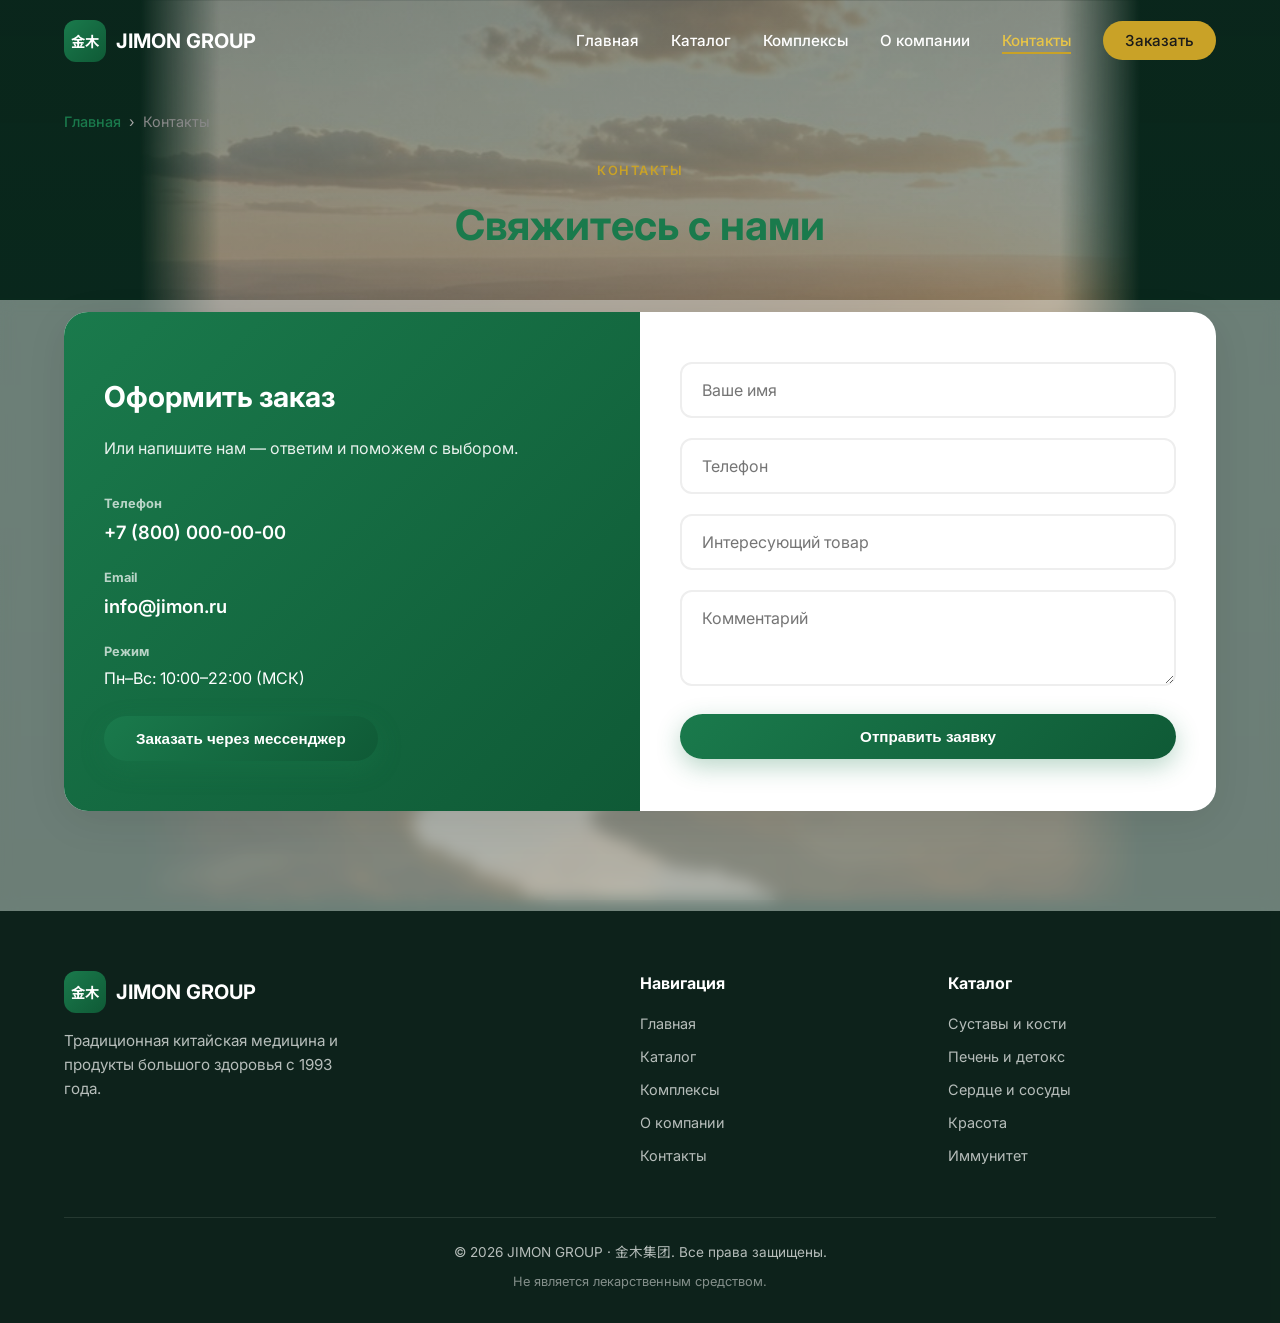
<file: contact.html>
<!DOCTYPE html>
<html lang="ru">
<head>
  <meta charset="UTF-8">
  <meta name="viewport" content="width=device-width, initial-scale=1.0">
  <title>Контакты — JIMON GROUP</title>
  <meta name="description" content="Контакты">
  <link rel="preconnect" href="https://fonts.googleapis.com">
  <link rel="preconnect" href="https://fonts.gstatic.com" crossorigin>
  <link href="https://fonts.googleapis.com/css2?family=Inter:wght@300;400;500;600;700&family=Noto+Sans+SC:wght@400;500;700&display=swap" rel="stylesheet">
  <link rel="stylesheet" href="css/style.css">
</head>
<body>
  <div class="river-flow" aria-hidden="true"><div class="river-track"></div></div>
  <nav class="navbar" id="navbar">
    <div class="container nav-container">
      <a href="index.html" class="logo">
        <span class="logo-icon">金木</span>
        <span class="logo-text">JIMON GROUP</span>
      </a>
      <ul class="nav-links">
        <li><a href="index.html">Главная</a></li>
        <li><a href="catalog.html">Каталог</a></li>
        <li><a href="advantages.html">Комплексы</a></li>
        <li><a href="about.html">О компании</a></li>
        <li><a href="contact.html" class="active">Контакты</a></li>
        <li><a href="#" class="btn-nav" onclick="openOrderModal();return false;">Заказать</a></li>
      </ul>
      <button class="burger" id="burger" aria-label="Меню"><span></span><span></span><span></span></button>
    </div>
  </nav>

  <div class="page-top">
    <div class="container"><nav class="breadcrumbs"><a href="index.html">Главная</a><span class="crumb-sep">›</span><span class="crumb-current">Контакты</span></nav></div>
    <div class="container"><div class="catalog-head"><span class="catalog-label">КОНТАКТЫ</span><h1 class="catalog-title">Свяжитесь с нами</h1></div></div>
  </div>
  <section class="contact" style="padding-top:12px">
    <div class="container">
      <div class="contact-card">
        <div class="contact-info">
          <h2>Оформить заказ</h2>
          <p>Или напишите нам — ответим и поможем с выбором.</p>
          <div class="contact-details">
            <div class="contact-item"><strong>Телефон</strong><a href="tel:+78000000000">+7 (800) 000-00-00</a></div>
            <div class="contact-item"><strong>Email</strong><a href="mailto:info@jimon.ru">info@jimon.ru</a></div>
            <div class="contact-item"><strong>Режим</strong><span>Пн–Вс: 10:00–22:00 (МСК)</span></div>
          </div>
          <button type="button" class="btn btn-primary" style="margin-top:24px" onclick="openOrderModal()">Заказать через мессенджер</button>
        </div>
        <form class="contact-form" id="contact-form">
          <div class="form-group"><input type="text" placeholder="Ваше имя" required></div>
          <div class="form-group"><input type="tel" placeholder="Телефон" required></div>
          <div class="form-group"><input type="text" placeholder="Интересующий товар"></div>
          <div class="form-group"><textarea placeholder="Комментарий" rows="3"></textarea></div>
          <button type="submit" class="btn btn-primary btn-full">Отправить заявку</button>
        </form>
      </div>
    </div>
  </section>

  <footer class="footer">
    <div class="container">
      <div class="footer-top">
        <div class="footer-brand">
          <div class="logo"><span class="logo-icon">金木</span><span class="logo-text">JIMON GROUP</span></div>
          <p>Традиционная китайская медицина и продукты большого здоровья с 1993 года.</p>
        </div>
        <div class="footer-links">
          <h4>Навигация</h4>
          <a href="index.html">Главная</a>
          <a href="catalog.html">Каталог</a>
          <a href="advantages.html">Комплексы</a>
          <a href="about.html">О компании</a>
          <a href="contact.html">Контакты</a>
        </div>
        <div class="footer-links">
          <h4>Каталог</h4>
          <a href="catalog.html">Суставы и кости</a>
          <a href="catalog.html">Печень и детокс</a>
          <a href="catalog.html">Сердце и сосуды</a>
          <a href="catalog.html">Красота</a>
          <a href="catalog.html">Иммунитет</a>
        </div>
      </div>
      <div class="footer-bottom">
        <p>© 2026 JIMON GROUP · 金木集团. Все права защищены.</p>
        <p style="margin-top:8px;font-size:0.8rem;opacity:0.7">Не является лекарственным средством.</p>
      </div>
    </div>
  </footer>

  <div class="product-modal" id="productModal" aria-hidden="true">
    <div class="product-modal__backdrop" onclick="closeProductModal()"></div>
    <div class="product-modal__box">
      <button class="product-modal__close" onclick="closeProductModal()">✕</button>
      <div class="product-modal__grid">
        <div class="product-modal__img" id="pmImg"></div>
        <div class="product-modal__info">
          <span class="product-modal__cat" id="pmCat"></span>
          <h2 id="pmTitle"></h2>
          <p class="product-modal__desc" id="pmDesc"></p>
          <div class="product-modal__price" id="pmPrice"></div>
          <div class="product-modal__actions">
            <button type="button" class="btn btn-primary" id="pmOrderBtn">Заказать</button>
            <button type="button" class="btn btn-outline-green" onclick="closeProductModal()">Закрыть</button>
          </div>
        </div>
      </div>
    </div>
  </div>


  <div class="order-modal" id="orderModal" aria-hidden="true">
    <div class="order-modal__backdrop" onclick="closeOrderModal()"></div>
    <div class="order-modal__box">
      <button class="order-modal__close" onclick="closeOrderModal()" aria-label="Закрыть">✕</button>
      <div class="order-modal__icon">🌿</div>
      <h3>Оформить заказ</h3>
      <div class="order-modal__label" id="orderProductLabel"></div>
      <p class="order-modal__hint">Выберите удобный способ связи — менеджер ответит в течение 15 минут и поможет с оформлением.</p>
      <div class="order-modal__list">
        <a href="https://t.me/+lIERYWNvJ9JjNWFi" target="_blank" rel="noopener" class="order-opt">
          <span class="ic">✈️</span><span class="name">Telegram</span><span class="arrow">→</span>
        </a>
        <a href="https://wa.me/79513508528" target="_blank" rel="noopener" class="order-opt">
          <span class="ic">💬</span><span class="name">WhatsApp</span><span class="arrow">→</span>
        </a>
        <a href="https://vk.com/" target="_blank" rel="noopener" class="order-opt">
          <span class="ic">🔵</span><span class="name">ВКонтакте</span><span class="arrow">→</span>
        </a>
      </div>
      <p class="order-modal__footer">Работаем ежедневно с 10:00 до 22:00 (МСК)</p>
    </div>
  </div>

  <script src="js/main.js"></script>
</body>
</html>
</file>
<file: css/style.css>
/* ===== RESET & BASE ===== */
*, *::before, *::after {
  margin: 0;
  padding: 0;
  box-sizing: border-box;
}

:root {
  --primary: #1a7a4c;
  --primary-dark: #0f5a36;
  --primary-light: #2d9b66;
  --accent: #c9a227;
  --accent-light: #e8c547;
  --dark: #1a1a1a;
  --gray: #5a5a5a;
  --light-gray: #f5f7f6;
  --white: #ffffff;
  --gradient: linear-gradient(135deg, #1a7a4c 0%, #0f5a36 100%);
  --shadow: 0 10px 40px rgba(0,0,0,0.08);
  --shadow-hover: 0 20px 60px rgba(0,0,0,0.12);
  --radius: 16px;
  --transition: all 0.4s cubic-bezier(0.25, 0.46, 0.45, 0.94);
}

html {
  scroll-behavior: smooth;
  font-size: 16px;
}

body {
  font-family: 'Inter', 'Noto Sans SC', system-ui, sans-serif;
  color: var(--dark);
  background: #0a2a1e;
  line-height: 1.6;
  overflow-x: hidden;
}

img { max-width: 100%; display: block; }
a { text-decoration: none; color: inherit; }
ul { list-style: none; }

.container {
  max-width: 1200px;
  margin: 0 auto;
  padding: 0 24px;
}

/* ===== RIVER — continuous vertical flow through entire site ===== */
.river-flow {
  position: fixed;
  top: 0;
  left: 0;
  width: 100%;
  height: 100%;
  z-index: 0;
  pointer-events: none;
  overflow: hidden;
}

.river-flow .river-track {
  position: absolute;
  top: 0;
  left: 50%;
  width: 100%;
  max-width: 1000px;
  height: 300%;
  background-image: url("../images/river-vertical.png");
  background-size: 100% auto;
  background-repeat: repeat-y;
  background-position: center top;
  opacity: 0.65;
  transform: translateX(-50%);
  animation: riverFlow 40s linear infinite;
  mask-image: linear-gradient(to right, transparent 0%, black 8%, black 92%, transparent 100%);
  -webkit-mask-image: linear-gradient(to right, transparent 0%, black 8%, black 92%, transparent 100%);
}

@keyframes riverFlow {
  0%   { transform: translateX(-50%) translateY(0); }
  100% { transform: translateX(-50%) translateY(-33.333%); }
}

/* Very light overlay so river stays clear */
.river-flow::after {
  content: '';
  position: absolute;
  inset: 0;
  background: linear-gradient(180deg, 
    rgba(8,25,18,0.2) 0%, 
    rgba(8,25,18,0.08) 50%, 
    rgba(8,25,18,0.18) 100%);
  pointer-events: none;
}

/* ===== BUTTONS ===== */
.btn {
  display: inline-flex;
  align-items: center;
  justify-content: center;
  padding: 14px 32px;
  border-radius: 50px;
  font-weight: 600;
  font-size: 0.95rem;
  transition: var(--transition);
  cursor: pointer;
  border: none;
}

.btn-primary {
  background: var(--gradient);
  color: var(--white);
  box-shadow: 0 8px 24px rgba(26, 122, 76, 0.3);
}

.btn-primary:hover {
  transform: translateY(-3px);
  box-shadow: 0 12px 32px rgba(26, 122, 76, 0.4);
}

.btn-outline {
  background: transparent;
  color: var(--white);
  border: 2px solid rgba(255,255,255,0.6);
}

.btn-outline:hover {
  background: rgba(255,255,255,0.15);
  border-color: var(--white);
}

.btn-sm {
  padding: 10px 24px;
  font-size: 0.875rem;
  background: var(--primary);
  color: white;
  border-radius: 50px;
}

.btn-sm:hover {
  background: var(--primary-dark);
  transform: translateY(-2px);
}

.btn-full { width: 100%; }

/* ===== NAVBAR ===== */
.navbar {
  position: fixed;
  top: 0;
  left: 0;
  width: 100%;
  z-index: 1000;
  padding: 20px 0;
  transition: var(--transition);
  background: transparent;
}

.navbar.scrolled {
  background: rgba(255,255,255,0.95);
  backdrop-filter: blur(20px);
  padding: 12px 0;
  box-shadow: 0 4px 30px rgba(0,0,0,0.06);
}

.nav-container {
  display: flex;
  align-items: center;
  justify-content: space-between;
}

.logo {
  display: flex;
  align-items: center;
  gap: 10px;
  font-weight: 700;
  font-size: 1.25rem;
}

.logo-icon {
  background: var(--gradient);
  color: white;
  width: 42px;
  height: 42px;
  border-radius: 12px;
  display: flex;
  align-items: center;
  justify-content: center;
  font-size: 0.9rem;
  font-family: 'Noto Sans SC', sans-serif;
}

.navbar.scrolled .logo-text { color: var(--dark); }
.logo-text { color: white; transition: var(--transition); }

.nav-links {
  display: flex;
  align-items: center;
  gap: 32px;
}

.nav-links a {
  color: white;
  font-weight: 500;
  font-size: 0.95rem;
  transition: var(--transition);
  position: relative;
}

.navbar.scrolled .nav-links a { color: var(--dark); }

.nav-links a:not(.btn-nav)::after {
  content: '';
  position: absolute;
  bottom: -4px;
  left: 0;
  width: 0;
  height: 2px;
  background: var(--accent);
  transition: width 0.3s ease;
}

.nav-links a:not(.btn-nav):hover::after { width: 100%; }

.btn-nav {
  background: var(--accent);
  color: var(--dark) !important;
  padding: 10px 22px;
  border-radius: 50px;
  font-weight: 600;
}

.btn-nav:hover { background: var(--accent-light); }

.burger {
  display: none;
  flex-direction: column;
  gap: 6px;
  background: none;
  border: none;
  cursor: pointer;
  z-index: 1001;
}

.burger span {
  width: 26px;
  height: 2px;
  background: white;
  transition: var(--transition);
}

.navbar.scrolled .burger span { background: var(--dark); }

/* ===== HERO ===== */
.hero {
  position: relative;
  min-height: 100vh;
  display: flex;
  align-items: center;
  justify-content: center;
  overflow: hidden;
  color: white;
  z-index: 1;
}

/* Soft gradient overlay instead of old fixed bg */
.parallax-bg {
  display: none;
}

.hero-overlay {
  position: absolute;
  inset: 0;
  background: 
    radial-gradient(ellipse at 70% 20%, rgba(201, 162, 39, 0.15) 0%, transparent 50%),
    linear-gradient(180deg, rgba(0,0,0,0.25) 0%, rgba(0,0,0,0.15) 50%, rgba(0,0,0,0.4) 100%);
  z-index: 1;
  pointer-events: none;
}

.hero-content {
  position: relative;
  z-index: 2;
  text-align: center;
  max-width: 900px;
  padding: 0 24px;
  animation: fadeUp 1s ease-out;
  will-change: transform, opacity;
}

.hero-badge {
  display: inline-block;
  background: rgba(255,255,255,0.15);
  backdrop-filter: blur(10px);
  padding: 8px 20px;
  border-radius: 50px;
  font-size: 0.85rem;
  font-weight: 500;
  letter-spacing: 1px;
  margin-bottom: 28px;
  border: 1px solid rgba(255,255,255,0.2);
}

.hero-title {
  font-size: clamp(2.5rem, 6vw, 4.2rem);
  font-weight: 700;
  line-height: 1.15;
  margin-bottom: 20px;
}

.hero-title .line { display: block; }
.hero-title .accent {
  background: linear-gradient(90deg, var(--accent-light), #fff);
  -webkit-background-clip: text;
  -webkit-text-fill-color: transparent;
  background-clip: text;
}

.hero-subtitle {
  font-size: 1.15rem;
  opacity: 0.9;
  max-width: 600px;
  margin: 0 auto 36px;
  font-weight: 300;
}

.hero-cta {
  display: flex;
  gap: 16px;
  justify-content: center;
  flex-wrap: wrap;
  margin-bottom: 60px;
}

.hero-stats {
  display: flex;
  justify-content: center;
  gap: 48px;
  flex-wrap: wrap;
}

.stat {
  text-align: center;
}

.stat-num {
  display: block;
  font-size: 2.2rem;
  font-weight: 700;
  color: var(--accent-light);
}

.stat-label {
  font-size: 0.85rem;
  opacity: 0.8;
}

.scroll-indicator {
  position: absolute;
  bottom: 40px;
  left: 50%;
  transform: translateX(-50%);
  z-index: 2;
  text-align: center;
  font-size: 0.8rem;
  opacity: 0.7;
  animation: bounce 2s infinite;
}

.mouse {
  width: 24px;
  height: 38px;
  border: 2px solid rgba(255,255,255,0.6);
  border-radius: 12px;
  margin: 10px auto 0;
  position: relative;
}

.mouse::after {
  content: '';
  width: 4px;
  height: 8px;
  background: white;
  border-radius: 2px;
  position: absolute;
  top: 8px;
  left: 50%;
  transform: translateX(-50%);
  animation: scroll 1.5s infinite;
}

/* ===== SECTIONS ===== */
section {
  padding: 100px 0;
  position: relative;
  z-index: 2;
}

.section-header {
  text-align: center;
  max-width: 700px;
  margin: 0 auto 60px;
}

.section-tag {
  display: inline-block;
  background: rgba(26,122,76,0.15);
  color: var(--primary);
  padding: 6px 16px;
  border-radius: 50px;
  font-size: 0.8rem;
  font-weight: 600;
  letter-spacing: 1px;
  text-transform: uppercase;
  margin-bottom: 16px;
}

.section-tag.light {
  background: rgba(255,255,255,0.15);
  color: var(--accent-light);
}

.section-title {
  font-size: clamp(1.8rem, 4vw, 2.6rem);
  font-weight: 700;
  margin-bottom: 16px;
  color: var(--dark);
}

.section-title.light { color: white; }

.section-desc {
  color: var(--gray);
  font-size: 1.05rem;
}

/* ===== ABOUT ===== */
.about {
  background: rgba(245, 247, 246, 0.42);
  backdrop-filter: blur(8px);
}

.about-grid {
  display: grid;
  grid-template-columns: repeat(auto-fit, minmax(250px, 1fr));
  gap: 28px;
}

.about-card {
  background: rgba(255,255,255,0.9);
  padding: 36px 28px;
  border-radius: var(--radius);
  box-shadow: var(--shadow);
  transition: var(--transition);
  text-align: center;
}

.about-card:hover {
  transform: translateY(-8px);
  box-shadow: var(--shadow-hover);
}

.about-icon {
  font-size: 2.5rem;
  margin-bottom: 20px;
}

.about-card h3 {
  font-size: 1.2rem;
  margin-bottom: 12px;
  color: var(--dark);
}

.about-card p {
  color: var(--gray);
  font-size: 0.95rem;
}

/* ===== CATALOG ===== */
.catalog {
  background: rgba(255, 255, 255, 0.45);
  backdrop-filter: blur(8px);
}

.filters {
  display: flex;
  justify-content: center;
  gap: 12px;
  flex-wrap: wrap;
  margin-bottom: 48px;
}

.filter-btn {
  padding: 10px 24px;
  border-radius: 50px;
  border: 2px solid #e0e0e0;
  background: white;
  font-weight: 500;
  font-size: 0.9rem;
  cursor: pointer;
  transition: var(--transition);
  color: var(--gray);
}

.filter-btn:hover,
.filter-btn.active {
  border-color: var(--primary);
  background: var(--primary);
  color: white;
}

.products-grid {
  display: grid;
  grid-template-columns: repeat(auto-fill, minmax(320px, 1fr));
  gap: 32px;
}

.product-card {
  background: white;
  border-radius: var(--radius);
  overflow: hidden;
  box-shadow: var(--shadow);
  transition: var(--transition);
  display: flex;
  flex-direction: column;
}

.product-card:hover {
  transform: translateY(-10px);
  box-shadow: var(--shadow-hover);
}

.product-card.hidden {
  display: none;
}

.product-image {
  position: relative;
  height: 220px;
  overflow: hidden;
}

.product-bg {
  width: 100%;
  height: 100%;
  transition: transform 0.6s ease;
}

.product-card:hover .product-bg {
  transform: scale(1.08);
}

.tea-bg { background: linear-gradient(135deg, #f0e6a0 0%, #c9a227 40%, #8b7355 100%); }
.cream-bg { background: linear-gradient(135deg, #e8f5e9 0%, #81c784 50%, #2e7d32 100%); }
.xy-bg { background: linear-gradient(135deg, #e3f2fd 0%, #42a5f5 40%, #1565c0 100%); }
.xl-bg { background: linear-gradient(135deg, #e8eaf6 0%, #5c6bc0 40%, #283593 100%); }
.tea2-bg { background: linear-gradient(135deg, #fff8e1 0%, #ffb300 50%, #e65100 100%); }
.care2-bg { background: linear-gradient(135deg, #f3e5f5 0%, #ab47bc 50%, #6a1b9a 100%); }

.product-badge {
  position: absolute;
  top: 16px;
  left: 16px;
  background: rgba(255,255,255,0.95);
  padding: 6px 14px;
  border-radius: 50px;
  font-size: 0.75rem;
  font-weight: 600;
  color: var(--primary);
}

.product-info {
  padding: 28px;
  flex: 1;
  display: flex;
  flex-direction: column;
}

.product-title {
  font-size: 1.3rem;
  font-weight: 700;
  margin-bottom: 4px;
}

.product-chinese {
  font-family: 'Noto Sans SC', sans-serif;
  color: var(--primary);
  font-size: 0.9rem;
  margin-bottom: 12px;
}

.product-desc {
  color: var(--gray);
  font-size: 0.95rem;
  margin-bottom: 16px;
  flex: 1;
}

.product-meta {
  margin-bottom: 20px;
}

.product-series {
  font-size: 0.8rem;
  color: var(--primary);
  background: rgba(26,122,76,0.08);
  padding: 4px 12px;
  border-radius: 50px;
}

/* ===== ADVANTAGES ===== */
.advantages {
  position: relative;
  min-height: 560px;
  display: flex;
  align-items: center;
  overflow: hidden;
  color: white;
  z-index: 2;
  background: rgba(10, 40, 30, 0.28);
  backdrop-filter: blur(4px);
}

.parallax-bg-adv {
  display: none;
}

.advantages-content {
  position: relative;
  z-index: 1;
  text-align: center;
}

.advantages-grid {
  display: grid;
  grid-template-columns: repeat(auto-fit, minmax(220px, 1fr));
  gap: 32px;
  margin-top: 50px;
}

.adv-item {
  background: rgba(255,255,255,0.1);
  backdrop-filter: blur(10px);
  border: 1px solid rgba(255,255,255,0.15);
  padding: 32px 24px;
  border-radius: var(--radius);
  transition: var(--transition);
}

.adv-item:hover {
  background: rgba(255,255,255,0.18);
  transform: translateY(-6px);
}

.adv-num {
  font-size: 2rem;
  font-weight: 700;
  color: var(--accent);
  margin-bottom: 12px;
}

.adv-item h4 {
  font-size: 1.1rem;
  margin-bottom: 8px;
}

.adv-item p {
  font-size: 0.9rem;
  opacity: 0.85;
}

/* ===== CONTACT ===== */
.contact {
  background: rgba(245, 247, 246, 0.42);
  backdrop-filter: blur(8px);
}

.contact-card {
  background: white;
  border-radius: 24px;
  box-shadow: var(--shadow);
  display: grid;
  grid-template-columns: 1fr 1fr;
  overflow: hidden;
}

.contact-info {
  background: var(--gradient);
  color: white;
  padding: 50px 40px;
}

.contact-info h2 {
  font-size: 1.8rem;
  margin: 12px 0 16px;
}

.contact-info p {
  opacity: 0.9;
  margin-bottom: 32px;
}

.contact-details {
  display: flex;
  flex-direction: column;
  gap: 20px;
}

.contact-item strong {
  display: block;
  font-size: 0.8rem;
  opacity: 0.7;
  margin-bottom: 4px;
}

.contact-item a {
  font-size: 1.15rem;
  font-weight: 600;
  transition: opacity 0.3s;
}

.contact-item a:hover { opacity: 0.8; }

.contact-form {
  padding: 50px 40px;
  display: flex;
  flex-direction: column;
  gap: 20px;
}

.form-group input,
.form-group textarea {
  width: 100%;
  padding: 16px 20px;
  border: 2px solid #eee;
  border-radius: 12px;
  font-family: inherit;
  font-size: 1rem;
  transition: border-color 0.3s;
  outline: none;
}

.form-group input:focus,
.form-group textarea:focus {
  border-color: var(--primary);
}

/* ===== FOOTER ===== */
.footer {
  background: rgba(15, 30, 25, 0.6);
  color: rgba(255,255,255,0.7);
  padding: 60px 0 30px;
  position: relative;
  z-index: 2;
}

.footer-top {
  display: grid;
  grid-template-columns: 2fr 1fr 1fr;
  gap: 40px;
  margin-bottom: 40px;
}

.footer-brand .logo {
  margin-bottom: 16px;
}

.footer-brand .logo-text { color: white; }

.footer-brand p {
  font-size: 0.95rem;
  max-width: 300px;
}

.footer-links h4 {
  color: white;
  margin-bottom: 16px;
  font-size: 1rem;
}

.footer-links a {
  display: block;
  margin-bottom: 10px;
  font-size: 0.9rem;
  transition: color 0.3s;
}

.footer-links a:hover { color: var(--accent); }

.footer-bottom {
  border-top: 1px solid rgba(255,255,255,0.1);
  padding-top: 24px;
  text-align: center;
  font-size: 0.85rem;
}

/* ===== ANIMATIONS ===== */
@keyframes fadeUp {
  from { opacity: 0; transform: translateY(40px); }
  to { opacity: 1; transform: translateY(0); }
}

@keyframes bounce {
  0%, 100% { transform: translateX(-50%) translateY(0); }
  50% { transform: translateX(-50%) translateY(10px); }
}

@keyframes scroll {
  0% { opacity: 1; top: 8px; }
  100% { opacity: 0; top: 20px; }
}

/* ===== RESPONSIVE ===== */
@media (max-width: 900px) {
  .nav-links {
    position: fixed;
    top: 0;
    right: -100%;
    width: 280px;
    height: 100vh;
    background: white;
    flex-direction: column;
    justify-content: center;
    gap: 24px;
    padding: 40px;
    box-shadow: -10px 0 40px rgba(0,0,0,0.1);
    transition: right 0.4s ease;
    z-index: 1000;
  }

  .nav-links.open {
    right: 0;
  }

  .nav-links a {
    color: var(--dark) !important;
    font-size: 1.1rem;
  }

  .btn-nav {
    background: var(--primary) !important;
    color: white !important;
  }

  .burger {
    display: flex;
  }

  .burger.active span:nth-child(1) {
    transform: rotate(45deg) translate(5px, 6px);
  }
  .burger.active span:nth-child(2) {
    opacity: 0;
  }
  .burger.active span:nth-child(3) {
    transform: rotate(-45deg) translate(5px, -6px);
  }

  .contact-card {
    grid-template-columns: 1fr;
  }

  .footer-top {
    grid-template-columns: 1fr;
    gap: 32px;
  }

  .hero-stats { gap: 28px; }

  .river-flow .river-track {
    max-width: 100%;
    opacity: 0.4;
  }
}

@media (max-width: 600px) {
  section { padding: 70px 0; }

  .products-grid {
    grid-template-columns: 1fr;
  }

  .hero-cta {
    flex-direction: column;
    align-items: center;
  }

  .stat-num { font-size: 1.8rem; }
}

/* ===== PAGE HERO (inner pages) ===== */
.page-hero {
  position: relative;
  min-height: 42vh;
  display: flex;
  align-items: center;
  justify-content: center;
  color: white;
  z-index: 1;
  padding: 140px 0 80px;
}

.page-hero-content {
  position: relative;
  z-index: 2;
  text-align: center;
  max-width: 800px;
  margin: 0 auto;
}

.page-hero-title {
  font-size: clamp(1.8rem, 4vw, 2.8rem);
  font-weight: 700;
  margin: 12px 0 16px;
}

.page-hero-desc {
  font-size: 1.1rem;
  opacity: 0.9;
  max-width: 600px;
  margin: 0 auto;
  font-weight: 300;
}

/* Active nav link */
.nav-links a.active {
  color: var(--accent-light) !important;
}
.navbar.scrolled .nav-links a.active {
  color: var(--primary) !important;
}
.nav-links a.active::after {
  width: 100%;
}

/* Ensure sections on inner pages have top spacing */
body > section:first-of-type {
  /* ok */
}

.page-hero .hero-overlay {
  position: absolute;
  inset: 0;
  z-index: 1;
}

/* Product images in cards */
.product-image img {
  width: 100%;
  height: 100%;
  object-fit: cover;
  transition: transform 0.6s ease;
}
.product-card:hover .product-image img {
  transform: scale(1.06);
}
.product-image {
  background: #f0f4f1;
}

/* ===== ORDER MODAL — new style ===== */
.order-modal {
  position: fixed;
  inset: 0;
  z-index: 4000;
  display: none;
  align-items: center;
  justify-content: center;
  padding: 20px;
}
.order-modal.on {
  display: flex;
}
.order-modal__backdrop {
  position: absolute;
  inset: 0;
  background: rgba(10, 42, 30, 0.72);
  backdrop-filter: blur(10px);
  -webkit-backdrop-filter: blur(10px);
  cursor: pointer;
  animation: fadeIn 0.25s ease;
}
@keyframes fadeIn {
  from { opacity: 0; }
  to { opacity: 1; }
}
.order-modal__box {
  position: relative;
  background: #ffffff;
  border-radius: 20px;
  padding: 40px 32px 28px;
  max-width: 420px;
  width: 100%;
  box-shadow: 0 24px 64px rgba(10, 42, 30, 0.35);
  border: 1px solid rgba(26, 122, 76, 0.12);
  z-index: 1;
  animation: modalIn 0.35s cubic-bezier(0.22, 1, 0.36, 1);
}
@keyframes modalIn {
  from { opacity: 0; transform: translateY(28px) scale(0.96); }
  to { opacity: 1; transform: translateY(0) scale(1); }
}
.order-modal__close {
  position: absolute;
  top: 14px;
  right: 14px;
  width: 36px;
  height: 36px;
  border: none;
  background: rgba(0,0,0,0.04);
  border-radius: 50%;
  font-size: 18px;
  color: #888;
  cursor: pointer;
  display: flex;
  align-items: center;
  justify-content: center;
  transition: all 0.25s ease;
}
.order-modal__close:hover {
  background: rgba(26, 122, 76, 0.1);
  color: #1a7a4c;
  transform: rotate(90deg);
}
.order-modal h3 {
  font-family: 'Inter', system-ui, sans-serif;
  font-size: 1.4rem;
  font-weight: 700;
  color: #1a7a4c;
  margin: 0 0 8px;
  text-align: center;
  letter-spacing: -0.02em;
}
.order-modal__label {
  text-align: center;
  font-size: 0.75rem;
  color: #c9a227;
  font-weight: 600;
  letter-spacing: 0.6px;
  text-transform: uppercase;
  background: linear-gradient(135deg, rgba(201,162,39,0.14), rgba(26,122,76,0.08));
  padding: 8px 16px;
  border-radius: 50px;
  margin: 0 auto 14px;
  display: none;
  max-width: 90%;
}
.order-modal__label.on {
  display: inline-block;
}
.order-modal__hint {
  text-align: center;
  font-size: 0.9rem;
  color: #5a5a5a;
  margin: 0 0 24px;
  line-height: 1.55;
  font-weight: 400;
}
.order-modal__list {
  display: flex;
  flex-direction: column;
  gap: 10px;
}
.order-opt {
  display: flex;
  align-items: center;
  gap: 14px;
  padding: 15px 18px;
  border: 1.5px solid #e8eee9;
  border-radius: 14px;
  text-decoration: none;
  color: #1a1a1a;
  font-weight: 600;
  font-size: 0.95rem;
  transition: all 0.25s ease;
  background: #fafcfb;
}
.order-opt:hover {
  border-color: #1a7a4c;
  background: rgba(26, 122, 76, 0.06);
  transform: translateX(4px);
  box-shadow: 0 4px 16px rgba(26, 122, 76, 0.1);
}
.order-opt .ic {
  font-size: 1.25rem;
  width: 32px;
  height: 32px;
  display: flex;
  align-items: center;
  justify-content: center;
  background: #fff;
  border-radius: 10px;
  box-shadow: 0 2px 8px rgba(0,0,0,0.06);
}
.order-opt .name {
  flex: 1;
}
.order-opt .arrow {
  color: #1a7a4c;
  font-size: 1.1rem;
  opacity: 0.5;
  transition: 0.25s;
}
.order-opt:hover .arrow {
  opacity: 1;
  transform: translateX(3px);
}
.order-modal__footer {
  text-align: center;
  font-size: 0.78rem;
  color: #999;
  margin: 20px 0 0;
  font-weight: 400;
}

/* ===== BREADCRUMBS & PAGE TOP ===== */
.page-top {
  position: relative;
  z-index: 2;
  padding: 110px 0 10px;
}
.breadcrumbs {
  display: flex;
  align-items: center;
  gap: 8px;
  font-size: 0.9rem;
  margin-bottom: 28px;
  flex-wrap: wrap;
}
.breadcrumbs a {
  color: #1a7a4c;
  font-weight: 500;
  transition: opacity 0.2s;
}
.breadcrumbs a:hover { opacity: 0.7; }
.crumb-sep { color: #aaa; }
.crumb-current { color: #888; }

.catalog-head {
  text-align: center;
  margin-bottom: 32px;
}
.catalog-label {
  display: block;
  font-size: 0.8rem;
  font-weight: 600;
  letter-spacing: 1.5px;
  color: #c9a227;
  text-transform: uppercase;
  margin-bottom: 10px;
}
.catalog-title {
  font-size: clamp(1.8rem, 4vw, 2.6rem);
  font-weight: 700;
  color: #1a7a4c;
  margin: 0;
}

/* Product card actions */
.product-actions {
  display: flex;
  gap: 10px;
  flex-wrap: wrap;
  margin-top: 4px;
}
.btn-outline-green {
  background: transparent !important;
  color: #1a7a4c !important;
  border: 2px solid #1a7a4c !important;
}
.btn-outline-green:hover {
  background: rgba(26,122,76,0.08) !important;
}

/* ===== PRODUCT DETAIL MODAL ===== */
.product-modal {
  position: fixed;
  inset: 0;
  z-index: 3500;
  display: none;
  align-items: center;
  justify-content: center;
  padding: 20px;
}
.product-modal.on { display: flex; }
.product-modal__backdrop {
  position: absolute;
  inset: 0;
  background: rgba(10, 42, 30, 0.7);
  backdrop-filter: blur(10px);
  cursor: pointer;
}
.product-modal__box {
  position: relative;
  background: #fff;
  border-radius: 20px;
  max-width: 820px;
  width: 100%;
  max-height: 90vh;
  overflow-y: auto;
  box-shadow: 0 24px 64px rgba(10,42,30,0.35);
  z-index: 1;
  animation: modalIn 0.35s cubic-bezier(0.22,1,0.36,1);
}
.product-modal__close {
  position: absolute;
  top: 14px;
  right: 14px;
  width: 36px;
  height: 36px;
  border: none;
  background: rgba(0,0,0,0.05);
  border-radius: 50%;
  font-size: 18px;
  color: #888;
  cursor: pointer;
  z-index: 2;
  display: flex;
  align-items: center;
  justify-content: center;
  transition: 0.25s;
}
.product-modal__close:hover {
  background: rgba(26,122,76,0.1);
  color: #1a7a4c;
  transform: rotate(90deg);
}
.product-modal__grid {
  display: grid;
  grid-template-columns: 1fr 1fr;
  gap: 0;
}
.product-modal__img {
  background: #f0f4f1;
  min-height: 320px;
  display: flex;
  align-items: center;
  justify-content: center;
  overflow: hidden;
  border-radius: 20px 0 0 20px;
}
.product-modal__img img {
  width: 100%;
  height: 100%;
  object-fit: cover;
}
.product-modal__info {
  padding: 40px 32px;
  display: flex;
  flex-direction: column;
  justify-content: center;
}
.product-modal__cat {
  font-size: 0.75rem;
  font-weight: 600;
  color: #c9a227;
  letter-spacing: 1px;
  text-transform: uppercase;
  margin-bottom: 10px;
}
.product-modal__info h2 {
  font-size: 1.5rem;
  color: #1a1a1a;
  margin: 0 0 12px;
  line-height: 1.3;
}
.product-modal__desc {
  color: #5a5a5a;
  font-size: 0.95rem;
  line-height: 1.55;
  margin-bottom: 20px;
}
.product-modal__price {
  font-size: 1.5rem;
  font-weight: 700;
  color: #1a7a4c;
  margin-bottom: 24px;
}
.product-modal__actions {
  display: flex;
  gap: 12px;
  flex-wrap: wrap;
}

/* Order modal icon */
.order-modal__icon {
  text-align: center;
  font-size: 2rem;
  margin-bottom: 8px;
}

@media (max-width: 700px) {
  .product-modal__grid {
    grid-template-columns: 1fr;
  }
  .product-modal__img {
    border-radius: 20px 20px 0 0;
    min-height: 220px;
  }
}
</file>
